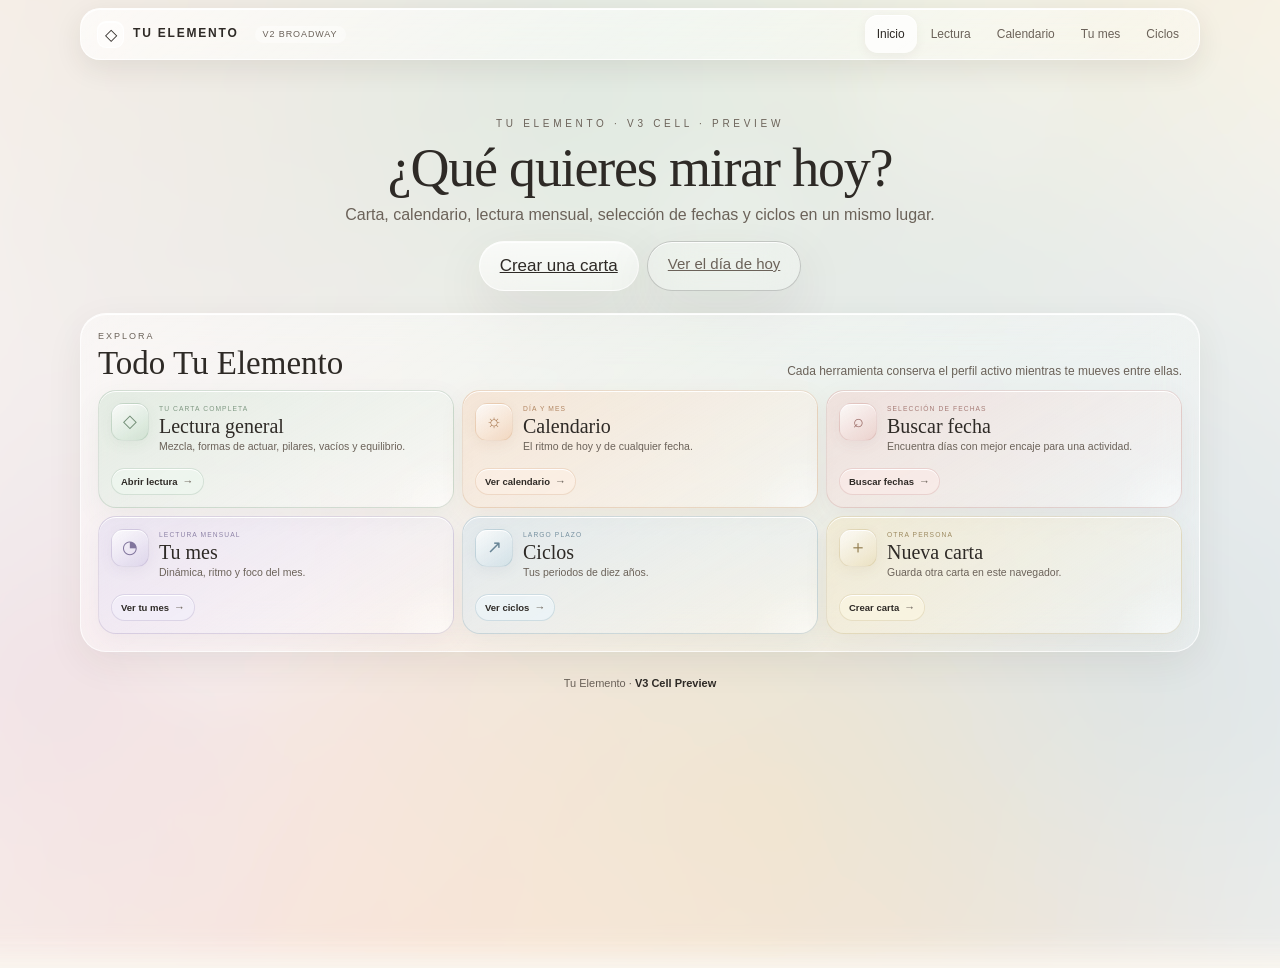
<file: index.html>
<!doctype html>
<html lang="es">
<head>
<meta charset="utf-8">
<meta name="viewport" content="width=device-width,initial-scale=1">
<meta http-equiv="Cache-Control" content="no-store, no-cache, must-revalidate, max-age=0">
<meta name="theme-color" content="#FBF7F0">
<meta name="tu-elemento-release" content="V3 Cell Preview">
<title>Tu Elemento — V3 Preview</title>
<meta name="description" content="Entorno de pruebas de Tu Elemento V3 Cell.">
<link rel="stylesheet" href="v11/app.css?b=2.1.1-broadway">
<link rel="stylesheet" href="v11/ecosistema.css?b=2.1.1-broadway">
<link rel="stylesheet" href="v11/broadway-home.css?b=2.1.1-broadway">
<link rel="stylesheet" href="v11/broadway-dashboard.css?b=2.1.1-broadway">
<link rel="stylesheet" href="v11/broadway-colors.css?b=2.1.1-broadway">
</head>
<body class="broadwayHome">
<div id="fondo" aria-hidden="true"></div>
<main>
  <header class="bwHero">
    <p class="bwKicker">Tu Elemento · V3 Cell · PREVIEW</p>
    <h1 id="bwTitulo">¿Qué quieres mirar hoy?</h1>
    <p class="bwIntro" id="bwIntro">Entorno de pruebas de la reconstrucción limpia de V3. Los cambios de esta rama aparecerán aquí conforme avancemos.</p>
    <div class="bwHeroAcciones"><a class="btn" href="nueva.html">Crear una carta</a><a class="btn fantasma" data-tool="calendario" href="calendario.html">Ver el día de hoy</a></div>
  </header>

  <a class="bwPerfilActivo" id="bwPerfilActivo" href="carta.html" hidden>
    <span class="bwPerfilPunto" aria-hidden="true"></span>
    <span><small>Perfil activo</small><strong id="bwPerfilTexto">Tu carta</strong></span>
    <b aria-hidden="true">›</b>
  </a>

  <section class="bwSeccion bwSeccionCartas" id="bwSeccionCartas" hidden>
    <div class="bwSeccionCab"><div><p class="mini">Tus cartas</p><h2>Aquí están tus cartas</h2></div><p>Elige una para abrir su lectura o entra directamente a otra herramienta.</p></div>
    <div class="bwCartas" id="bwCartas"></div>
  </section>

  <section class="bwSeccion bwSeccionHerramientas">
    <div class="bwSeccionCab"><div><p class="mini">Explora</p><h2>Todo Tu Elemento</h2></div><p>Cada herramienta conserva el perfil activo mientras te mueves entre ellas.</p></div>
    <div class="bwHerramientas">
      <a class="bwTool" data-tool="carta" href="carta.html"><span class="bwToolIcon">◇</span><span class="bwToolTexto"><span class="tag">Tu carta completa</span><h3>Lectura general</h3><p>Mezcla, formas de actuar, pilares, vacíos y equilibrio.</p></span><span class="abrir">Abrir lectura</span></a>
      <a class="bwTool" data-tool="calendario" href="calendario.html"><span class="bwToolIcon">☼</span><span class="bwToolTexto"><span class="tag">Día y mes</span><h3>Calendario</h3><p>El ritmo de hoy y de cualquier fecha.</p></span><span class="abrir">Ver calendario</span></a>
      <a class="bwTool bwToolDestacado" data-tool="buscar" href="calendario.html?vista=buscar"><span class="bwToolIcon">⌕</span><span class="bwToolTexto"><span class="tag">Selección de fechas</span><h3>Buscar fecha</h3><p>Encuentra días con mejor encaje para una actividad.</p></span><span class="abrir">Buscar fechas</span></a>
      <a class="bwTool" data-tool="mes" href="mes.html"><span class="bwToolIcon">◔</span><span class="bwToolTexto"><span class="tag">Lectura mensual</span><h3>Tu mes</h3><p>Dinámica, ritmo y foco del mes.</p></span><span class="abrir">Ver tu mes</span></a>
      <a class="bwTool" data-tool="ciclos" href="ciclos.html"><span class="bwToolIcon">↗</span><span class="bwToolTexto"><span class="tag">Largo plazo</span><h3>Ciclos</h3><p>Tus periodos de diez años.</p></span><span class="abrir">Ver ciclos</span></a>
      <a class="bwTool" data-tool="nueva" href="nueva.html"><span class="bwToolIcon">＋</span><span class="bwToolTexto"><span class="tag">Otra persona</span><h3>Nueva carta</h3><p>Guarda otra carta en este navegador.</p></span><span class="abrir">Crear carta</span></a>
    </div>
  </section>
  <p class="bwPie">Tu Elemento · <b>V3 Cell Preview</b></p>
</main>
<script src="v11/release.js?b=2.1.1-broadway"></script>
<script src="v11/acuarela.js?b=2.1.1-broadway"></script>
<script src="v11/zonas.js?b=2.1.1-broadway"></script>
<script src="v11/motor.js?b=2.1.1-broadway"></script>
<script src="v11/traduccion.js?b=2.1.1-broadway"></script>
<script src="v11/base.js?b=2.1.1-broadway"></script>
<script src="v11/ecosistema.js?b=2.1.1-broadway"></script>
<script src="v11/broadway-home.js?b=2.1.1-broadway"></script>
</body>
</html>
</file>
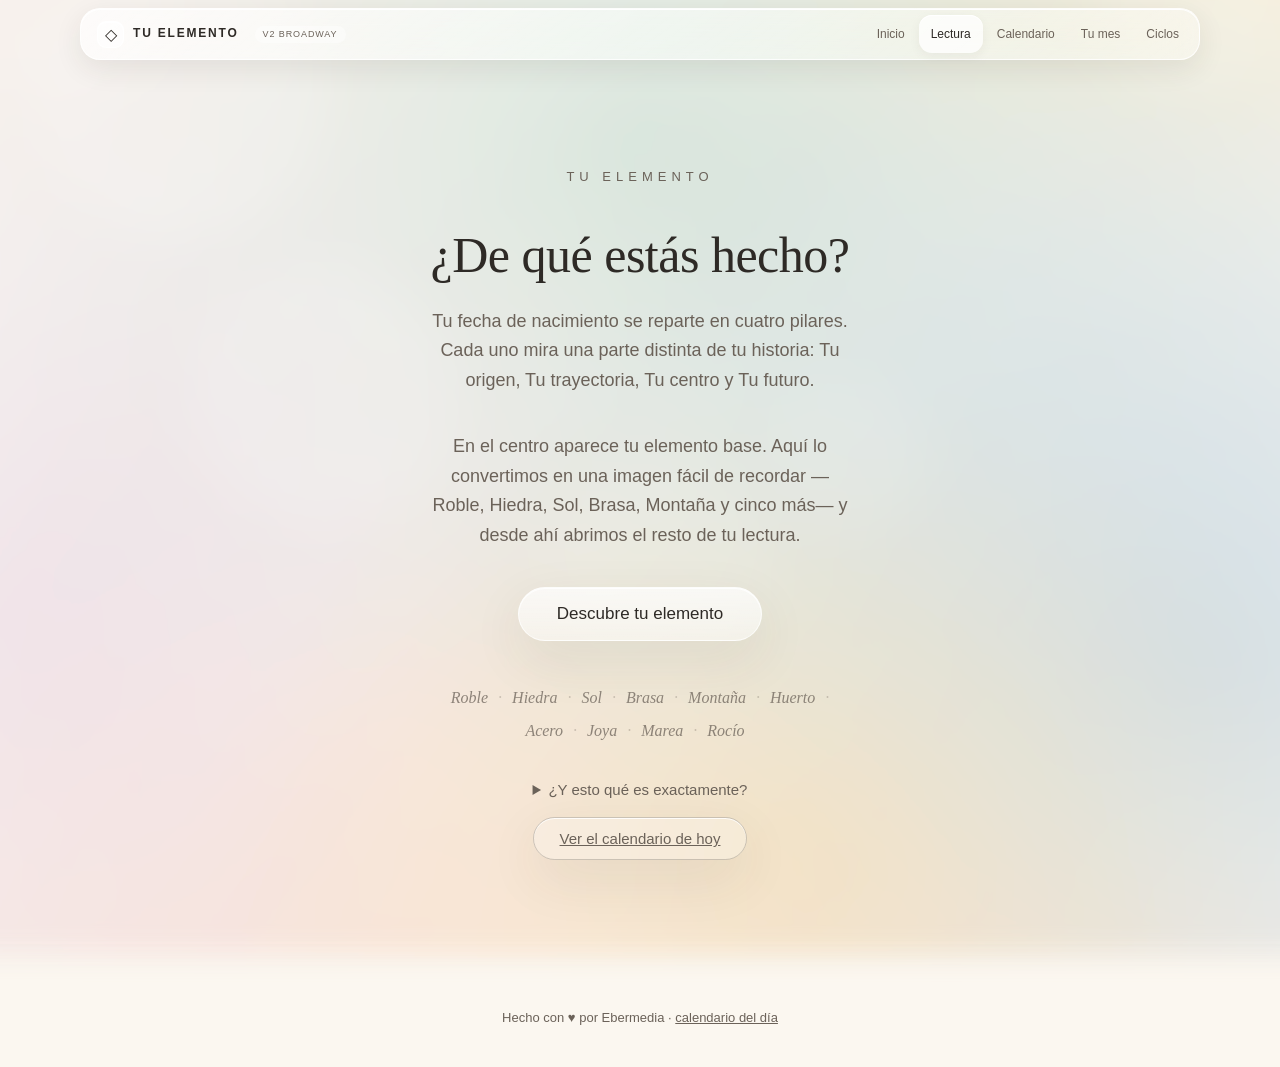
<file: v11/index.html>
<!DOCTYPE html>
<html lang="es">
<head>
<meta charset="utf-8">
<meta name="viewport" content="width=device-width,initial-scale=1">
<meta http-equiv="Cache-Control" content="no-store, no-cache, must-revalidate, max-age=0">
<meta name="theme-color" content="#FBF7F0">
<meta name="tu-elemento-release" content="V2 Broadway · Copy V3 Preview">
<title>Tu Elemento</title>
<meta name="description" content="Descubre tu elemento base, guarda tus cartas y consulta su calendario.">
<link rel="stylesheet" href="app.css?b=1.0.0-artx">
<link rel="stylesheet" href="solar.css?b=solar-0.1">
<link rel="stylesheet" href="carta-profunda.css?b=2.1.1-broadway">
<link rel="stylesheet" href="carta-general-v2.css?b=2.2.0-copy-v3-preview">
<style>
.perfilIcono .iconito{width:42px!important;height:42px!important;min-width:42px!important;margin:0!important;background:transparent!important;box-shadow:none!important}.perfilIcono .iconito svg{width:27px!important;height:27px!important;max-width:27px!important;max-height:27px!important;stroke-width:2.15!important;opacity:.88}
#p-resultado{position:relative}
.cartaVolver{position:absolute;top:-10px;left:0;z-index:5;width:44px;height:44px;padding:0;display:grid;place-items:center;appearance:none;-webkit-appearance:none;border-radius:50%;border:1px solid rgba(255,255,255,.82);background:linear-gradient(150deg,rgba(255,255,255,.76),rgba(255,255,255,.38));-webkit-backdrop-filter:blur(16px) saturate(155%);backdrop-filter:blur(16px) saturate(155%);box-shadow:0 8px 24px rgba(58,43,34,.09),inset 0 1px 0 rgba(255,255,255,.95);color:var(--tinta);font-family:var(--serif);font-size:28px;line-height:1;cursor:pointer;transition:transform .16s ease,box-shadow .16s ease,background .16s ease}
.cartaVolver:hover{transform:translateY(-1px);box-shadow:0 10px 26px rgba(58,43,34,.12),inset 0 1px 0 rgba(255,255,255,1)}.cartaVolver:active{transform:scale(.96)}.cartaVolver:focus-visible{outline:2px solid var(--acento,var(--tinta));outline-offset:3px}
#compartirMarco #tarjetaCaja{width:min(100%,390px);margin:22px auto 18px;padding:14px;display:grid;place-items:center;border-radius:24px;border:1px solid rgba(255,255,255,.86);background:linear-gradient(155deg,rgba(255,255,255,.56),rgba(255,250,244,.34));box-shadow:0 12px 34px rgba(58,43,34,.07),inset 0 1px 0 rgba(255,255,255,.95)}
#compartirMarco #tarjetaCaja svg{display:block!important;width:100%!important;max-width:352px!important;height:auto!important;margin:0 auto!important}#compartirMarco .compartirAcciones{justify-content:center}
@media(max-width:620px){.cartaVolver{top:-4px;left:2px;width:42px;height:42px;font-size:27px}#compartirMarco #tarjetaCaja{padding:11px;border-radius:21px}}
</style>
</head>
<body>
<div id="fondo" aria-hidden="true"></div>
<main>
<section class="pantalla viva" id="p-portada">
<p class="marca">Tu Elemento</p>
<h1 id="portadaTitulo">¿De qué estás hecho?</h1>
<div id="introPrimera">
<p class="bajada">Tu fecha de nacimiento se reparte en cuatro pilares. Cada uno mira una parte distinta de tu historia: Tu origen, Tu trayectoria, Tu centro y Tu futuro.</p>
<p class="bajada">En el centro aparece tu elemento base. Aquí lo convertimos en una imagen fácil de recordar —Roble, Hiedra, Sol, Brasa, Montaña y cinco más— y desde ahí abrimos el resto de tu lectura.</p>
<button class="btn" type="button" id="irForm">Descubre tu elemento</button>
<div class="diez" aria-label="Los diez elementos"><span>Roble</span><span>Hiedra</span><span>Sol</span><span>Brasa</span><span>Montaña</span><span>Huerto</span><span>Acero</span><span>Joya</span><span>Marea</span><span>Rocío</span></div>
<details><summary>¿Y esto qué es exactamente?</summary><p>BaZi organiza año, mes, día y hora con el calendario solar chino. De ahí salen los pilares que usamos para construir esta lectura.</p><p>El cálculo conserva la estructura tradicional por dentro. Lo que lees en pantalla usa nombres y explicaciones propias de Tu Elemento para que sea fácil de consultar.</p></details>
</div>
<section class="bibliotecaCartas" id="bibliotecaCartas" hidden><div class="bibliotecaCab"><div><p class="miniKicker">Tus cartas</p><h2>Aquí están tus cartas</h2><p class="sub">Elige una para abrir su lectura o entra a su calendario.</p></div><button class="btn fantasma miniBtn" type="button" data-nueva-carta>+ Nueva carta</button></div><div class="listaPerfiles" id="listaPerfiles"></div></section>
<p id="portadaCalendario" style="margin-top:22px"><a class="btn fantasma" href="calendario.html">Ver el calendario de hoy</a></p>
</section>
<section class="pantalla" id="p-form">
<p class="marca">Tu Elemento</p>
<h1 id="tituloForm" style="font-size:clamp(27px,5.5vw,36px)">¿Cuándo naciste?</h1>
<p class="bajada">Tus cartas quedan guardadas en este navegador para que puedas volver a ellas y usarlas en el calendario.</p>
<form id="forma" novalidate>
<div class="campo"><label>¿Para quién es esta carta?</label><div class="paraQuien" role="group" aria-label="Persona de esta carta"><button type="button" class="paraQuienBtn activo" id="paraMi" aria-pressed="true">Para mí</button><button type="button" class="paraQuienBtn" id="paraOtra" aria-pressed="false">Para alguien más</button></div><div class="nombrePersona" id="nombrePersona" hidden><label for="nombreCarta">¿Cómo le llamamos?</label><input type="text" id="nombreCarta" placeholder="Nombre o apodo" maxlength="40" autocomplete="off"><p class="pista" style="margin:7px 0 0">Este nombre sirve para distinguir sus cartas dentro de este navegador.</p></div></div>
<div class="campo"><label for="dia">Fecha de nacimiento</label><div class="trio"><input type="number" id="dia" placeholder="Día" min="1" max="31" inputmode="numeric"><select id="mes"><option value="">Mes</option></select><input type="number" id="anio" placeholder="Año" min="1900" max="2030" inputmode="numeric"></div></div>
<div class="campo"><label for="hora">Hora <span class="pista">— opcional, afina el resultado</span></label><div class="duo"><input type="number" id="hora" placeholder="Hora (0-23)" min="0" max="23" inputmode="numeric"><input type="number" id="minuto" placeholder="Minutos" min="0" max="59" inputmode="numeric"></div><p class="pista" style="margin:7px 0 0">La hora completa Tu futuro y permite calcular Tu brújula.</p></div>
<div class="campo"><label for="sexo">Sexo registrado al nacer <span class="pista">— opcional</span></label><select id="sexo"><option value="">Prefiero omitirlo</option><option value="m">Mujer</option><option value="h">Hombre</option></select><p class="pista" style="margin:7px 0 0">Este dato entra en tus ciclos de diez años y puede ajustar Tu brújula cuando el nacimiento coincide con un punto medio solar del mes.</p></div>
<div class="campo"><label for="buscaLugar">Lugar de nacimiento</label><div style="position:relative"><input type="text" id="buscaLugar" placeholder="Escribe tu ciudad" autocomplete="off" role="combobox" aria-autocomplete="list" aria-expanded="false" aria-controls="sugerencias"><ul id="sugerencias" role="listbox"></ul></div><p class="pista" id="pistaLugar" style="margin:7px 0 0"></p><p class="pista" style="margin:6px 0 0">Elige tu ciudad o una cercana. La app toma el horario histórico y hace una pequeña corrección por la posición del Sol.</p></div>
<p class="error" id="err" role="alert"></p>
<div class="acciones"><button type="submit" class="btn" id="calcular">Ver mi elemento</button><button type="button" class="btn fantasma" id="volverPortada">Atrás</button></div>
</form>
</section>
<section class="pantalla" id="p-resultado">
<button class="cartaVolver" id="volverCartas" type="button" aria-label="Volver a tus cartas">‹</button><p class="marca">Tu Elemento</p><p class="resultadoContexto" id="resultadoContexto" hidden></p><div id="resultadoHero" class="resultadoHero"></div><div class="acciones resultadoAcciones"><button class="btn" type="button" id="bajarTop">Descargar tarjeta</button></div><button class="seguirCarta" id="seguirCarta" type="button" aria-label="Seguir leyendo"><span class="seguirTexto">Tu lectura sigue</span><small>mezcla · formas de actuar · pilares · vacíos · equilibrio</small><span class="seguirFlecha" aria-hidden="true">↓</span></button><div class="lectura" id="lectura"></div>
<section class="compartirMarco" id="compartirMarco"><h2 class="titIcon cent" id="compartirTitulo">Tu tarjeta para compartir</h2><p class="sub compartirIntro">Esta es la versión breve de tu carta, pensada para guardar o compartir. La lectura completa queda aquí.</p><div id="tarjetaCaja"></div><div class="acciones compartirAcciones"><button class="btn" type="button" id="bajarFinal">Descargar tarjeta</button><button class="btn fantasma" type="button" data-nueva-carta>Calcular otra carta</button></div></section>
</section>
<section class="pantalla" id="p-carta"><p class="marca">Tu Elemento</p><div id="cartaCaja"></div><div class="acciones" style="justify-content:center;margin-top:24px;flex-wrap:wrap"><button class="btn fantasma" type="button" id="volverResultado">Volver a mi lectura</button></div></section>
</main>
<p class="pie">Hecho con ♥ por Ebermedia · <a href="calendario.html">calendario del día</a></p>
<script src="release.js?b=2.2.0-copy-v3-preview"></script>
<script src="acuarela.js?b=1.0.0-artx"></script>
<script src="lugares.js?b=1.0.0-artx"></script>
<script src="zonas.js?b=1.0.0-artx"></script>
<script src="motor.js?b=1.0.0-artx"></script>
<script src="calendario-solar.js?b=solar-0.1"></script>
<script src="traduccion.js?b=1.0.0-artx"></script>
<script src="tarjeta.js?b=1.0.0-artx"></script>
<script src="lectura.js?b=1.0.0-artx"></script>
<script src="lectura-personalizada.js?b=1.0.0-artx"></script>
<script src="lectura-mensual.js?b=2.1.1-broadway"></script>
<script src="carta-profunda.js?b=2.1.1-broadway"></script>
<script src="carta-profunda-contexto.js?b=2.1.1-broadway"></script>
<script src="copy-v3-base.js?b=2.2.0-copy-v3-preview"></script>
<script src="copy-v3-pilares-a.js?b=2.2.0-copy-v3-preview"></script>
<script src="copy-v3-pilares-b.js?b=2.2.0-copy-v3-preview"></script>
<script src="carta-ui-v3-base.js?b=2.2.0-copy-v3-preview"></script>
<script src="carta-ui-v3-pilares.js?b=2.2.0-copy-v3-preview"></script>
<script src="decadas.js?b=1.0.0-artx"></script>
<script src="base.js?b=1.0.0-artx"></script>
<script src="pilares.js?b=1.0.1-artx"></script>
<script src="app.js?b=1.0.0-artx"></script>
<script src="hero-copy.js?b=2.2.0-copy-v3-preview"></script>
<script src="carta-profunda-ui.js?b=2.2.0-copy-v3-preview"></script>
<script src="carta-general-v2.js?b=2.2.0-copy-v3-preview"></script>
<script src="solar-presentacion.js?b=solar-0.1"></script>
<script src="pulido-ui.js?b=1.0.4-artx"></script>
</body>
</html>
</file>
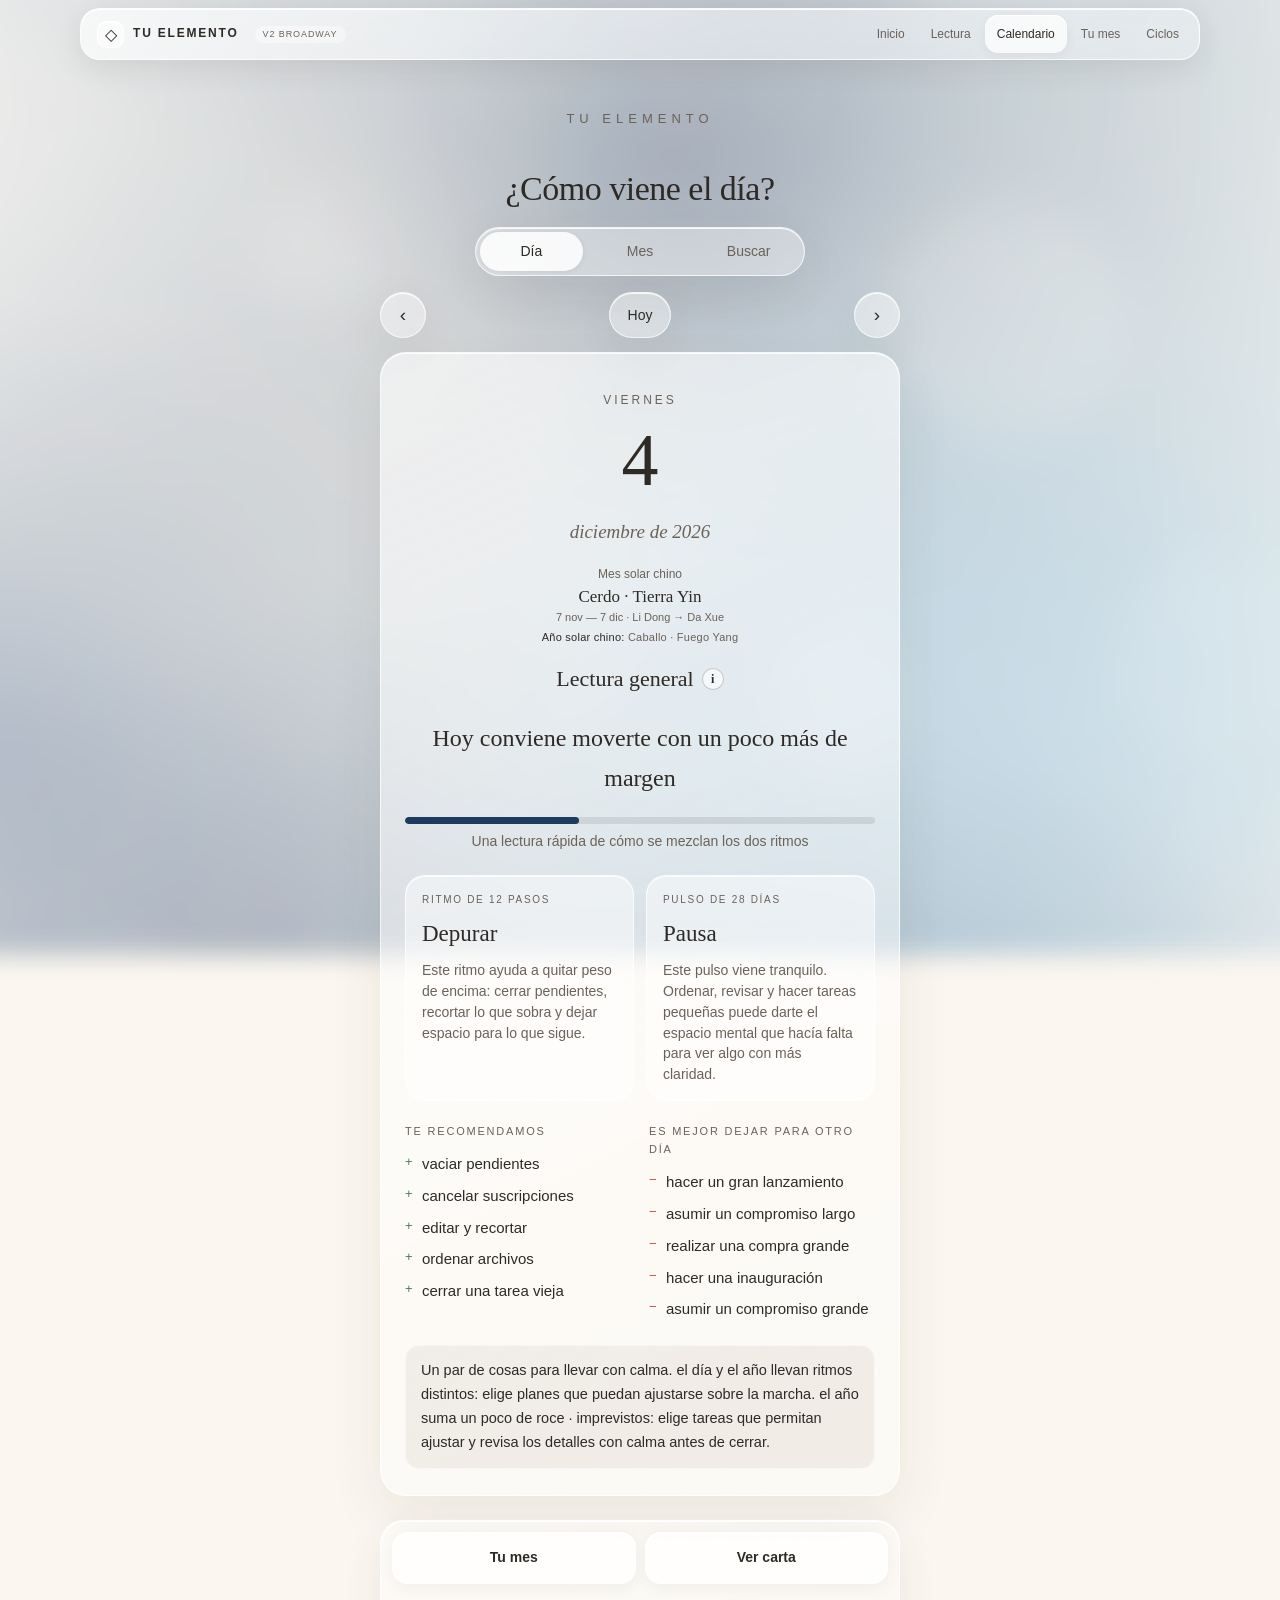
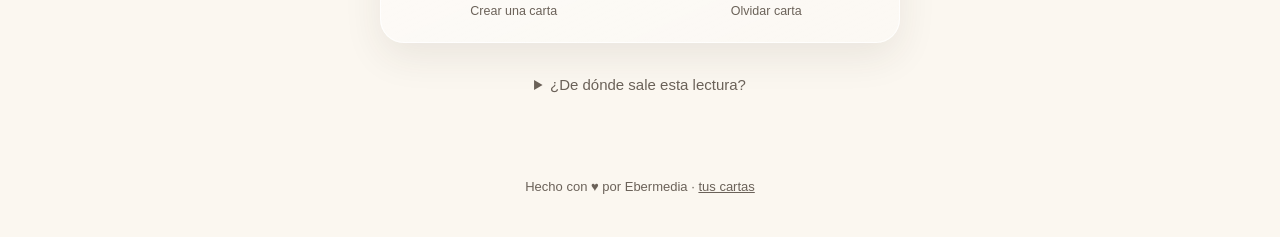
<file: calendario.html>
<!doctype html>
<html lang="es">
<head>
<meta charset="utf-8">
<meta name="viewport" content="width=device-width,initial-scale=1">
<meta http-equiv="Cache-Control" content="no-store, no-cache, must-revalidate, max-age=0">
<meta http-equiv="Pragma" content="no-cache">
<meta http-equiv="Expires" content="0">
<meta name="theme-color" content="#FBF7F0">
<title>Calendario — Tu Elemento</title>
<style>html,body{margin:0;min-height:100%;background:#FBF7F0;color:#2E2A26;font-family:-apple-system,BlinkMacSystemFont,"Segoe UI",sans-serif}body{display:grid;place-items:center}span{font-family:Georgia,serif;font-style:italic;font-size:18px;opacity:.58}</style>
</head>
<body><span>Abriendo tu calendario…</span><script>location.replace('v11/calendario.html'+(location.search||''));</script></body>
</html>
</file>
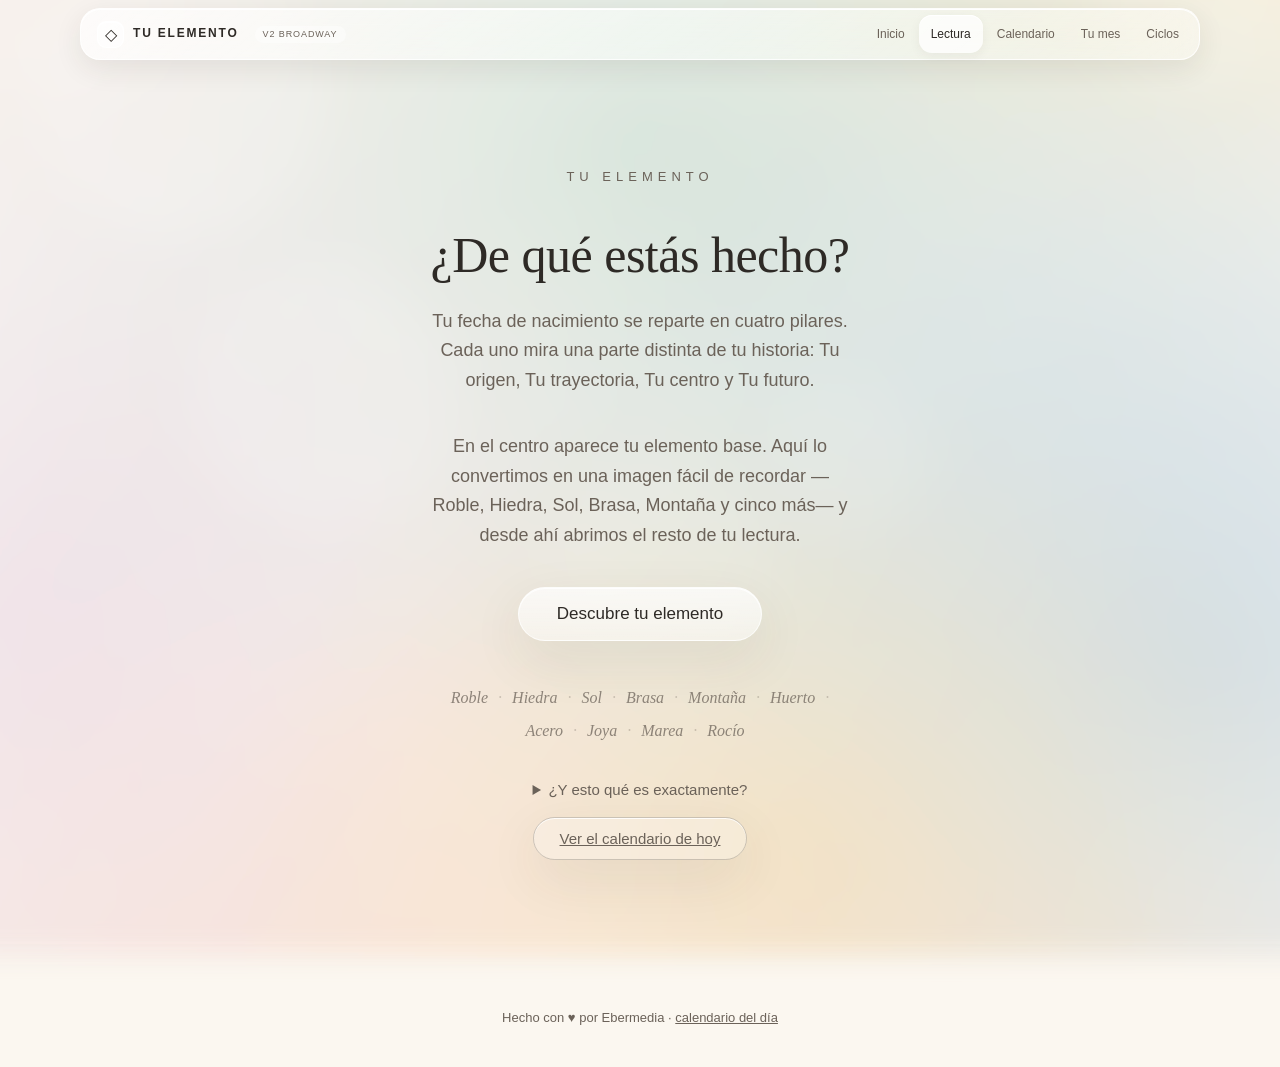
<file: carta.html>
<!doctype html><html lang="es"><head><meta charset="utf-8"><meta name="viewport" content="width=device-width,initial-scale=1"><meta http-equiv="Cache-Control" content="no-store, no-cache, must-revalidate, max-age=0"><meta name="theme-color" content="#FBF7F0"><title>Carta — Tu Elemento</title><style>html,body{margin:0;min-height:100%;background:#FBF7F0;color:#2E2A26;font-family:-apple-system,BlinkMacSystemFont,"Segoe UI",sans-serif}body{display:grid;place-items:center}span{font-family:Georgia,serif;font-style:italic;font-size:18px;opacity:.58}</style></head><body><span>Abriendo tu carta…</span><script>location.replace('v11/index.html'+(location.search||''));</script></body></html>
</file>
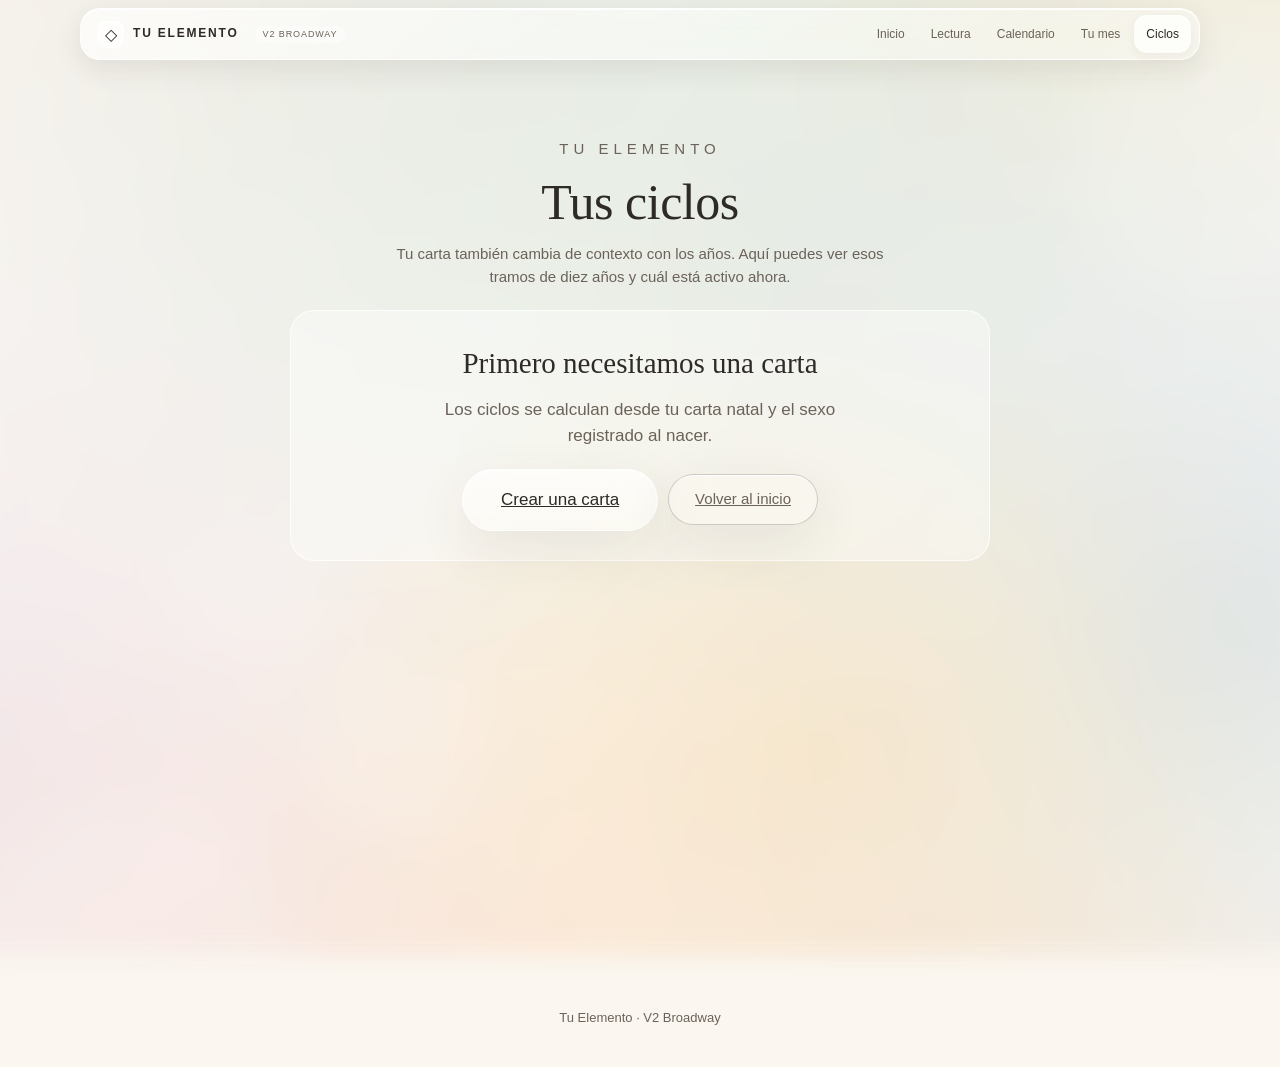
<file: ciclos.html>
<!doctype html><html lang="es"><head><meta charset="utf-8"><meta name="viewport" content="width=device-width,initial-scale=1"><meta http-equiv="Cache-Control" content="no-store, no-cache, must-revalidate, max-age=0"><meta name="theme-color" content="#FBF7F0"><title>Ciclos — Tu Elemento</title><style>html,body{margin:0;min-height:100%;background:#FBF7F0;color:#2E2A26;font-family:-apple-system,BlinkMacSystemFont,"Segoe UI",sans-serif}body{display:grid;place-items:center}span{font-family:Georgia,serif;font-style:italic;font-size:18px;opacity:.58}</style></head><body><span>Abriendo tus ciclos…</span><script>location.replace('v11/ciclos.html'+(location.search||''));</script></body></html>
</file>
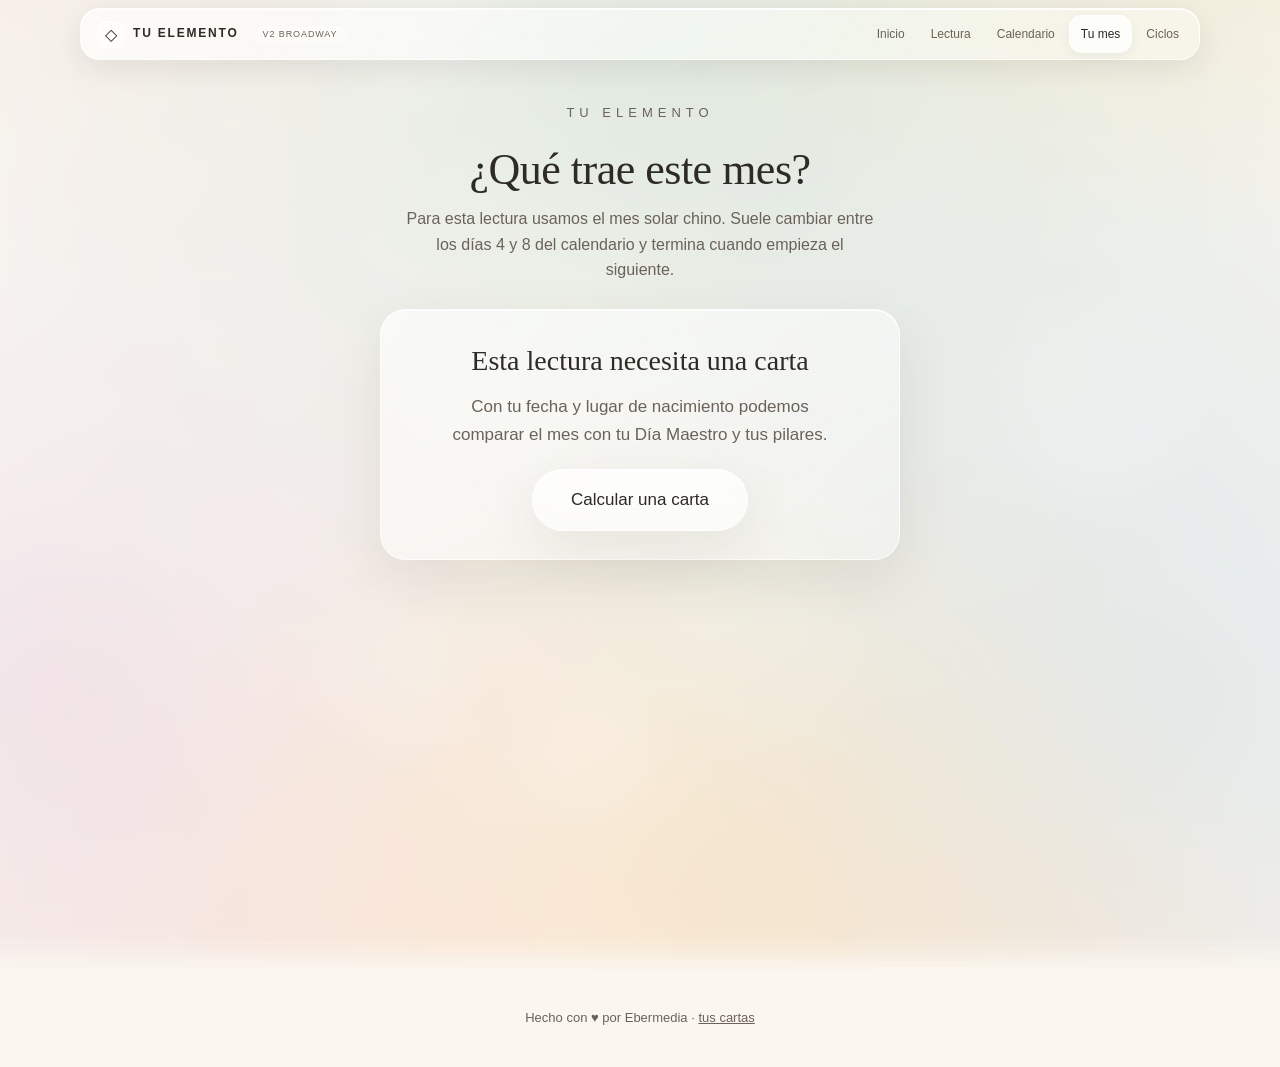
<file: mes.html>
<!doctype html>
<html lang="es">
<head>
<meta charset="utf-8">
<meta name="viewport" content="width=device-width,initial-scale=1">
<meta http-equiv="Cache-Control" content="no-store, no-cache, must-revalidate, max-age=0">
<meta http-equiv="Pragma" content="no-cache">
<meta http-equiv="Expires" content="0">
<meta name="theme-color" content="#FBF7F0">
<title>Tu mes — Tu Elemento</title>
<style>html,body{margin:0;min-height:100%;background:#FBF7F0;color:#2E2A26;font-family:-apple-system,BlinkMacSystemFont,"Segoe UI",sans-serif}body{display:grid;place-items:center}span{font-family:Georgia,serif;font-style:italic;font-size:18px;opacity:.58}</style>
</head>
<body><span>Abriendo Tu mes…</span><script>location.replace('v11/mes.html'+(location.search||''));</script></body>
</html>
</file>
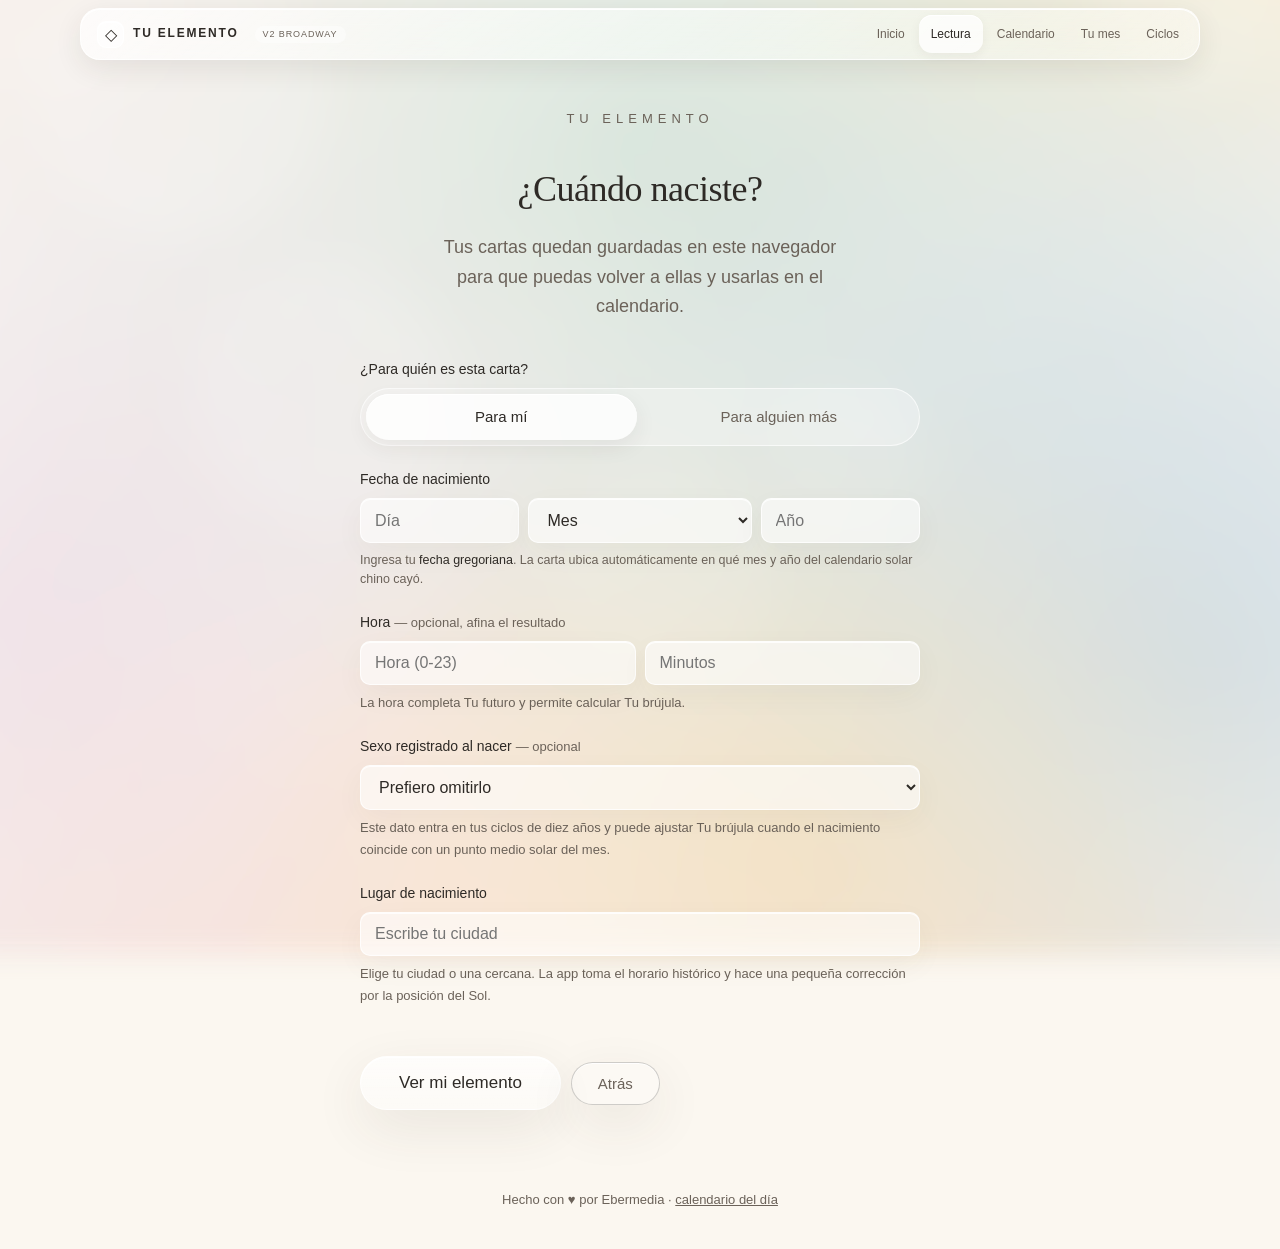
<file: nueva.html>
<!doctype html><html lang="es"><head><meta charset="utf-8"><meta name="viewport" content="width=device-width,initial-scale=1"><meta http-equiv="Cache-Control" content="no-store, no-cache, must-revalidate, max-age=0"><meta name="theme-color" content="#FBF7F0"><title>Crear carta — Tu Elemento</title><style>html,body{margin:0;min-height:100%;background:#FBF7F0;color:#2E2A26;font-family:-apple-system,BlinkMacSystemFont,"Segoe UI",sans-serif}body{display:grid;place-items:center}span{font-family:Georgia,serif;font-style:italic;font-size:18px;opacity:.58}</style></head><body><span>Preparando una carta…</span><script>(function(){var q=new URLSearchParams(location.search);q.set('nueva','1');location.replace('v11/index.html?'+q.toString());})();</script></body></html>
</file>
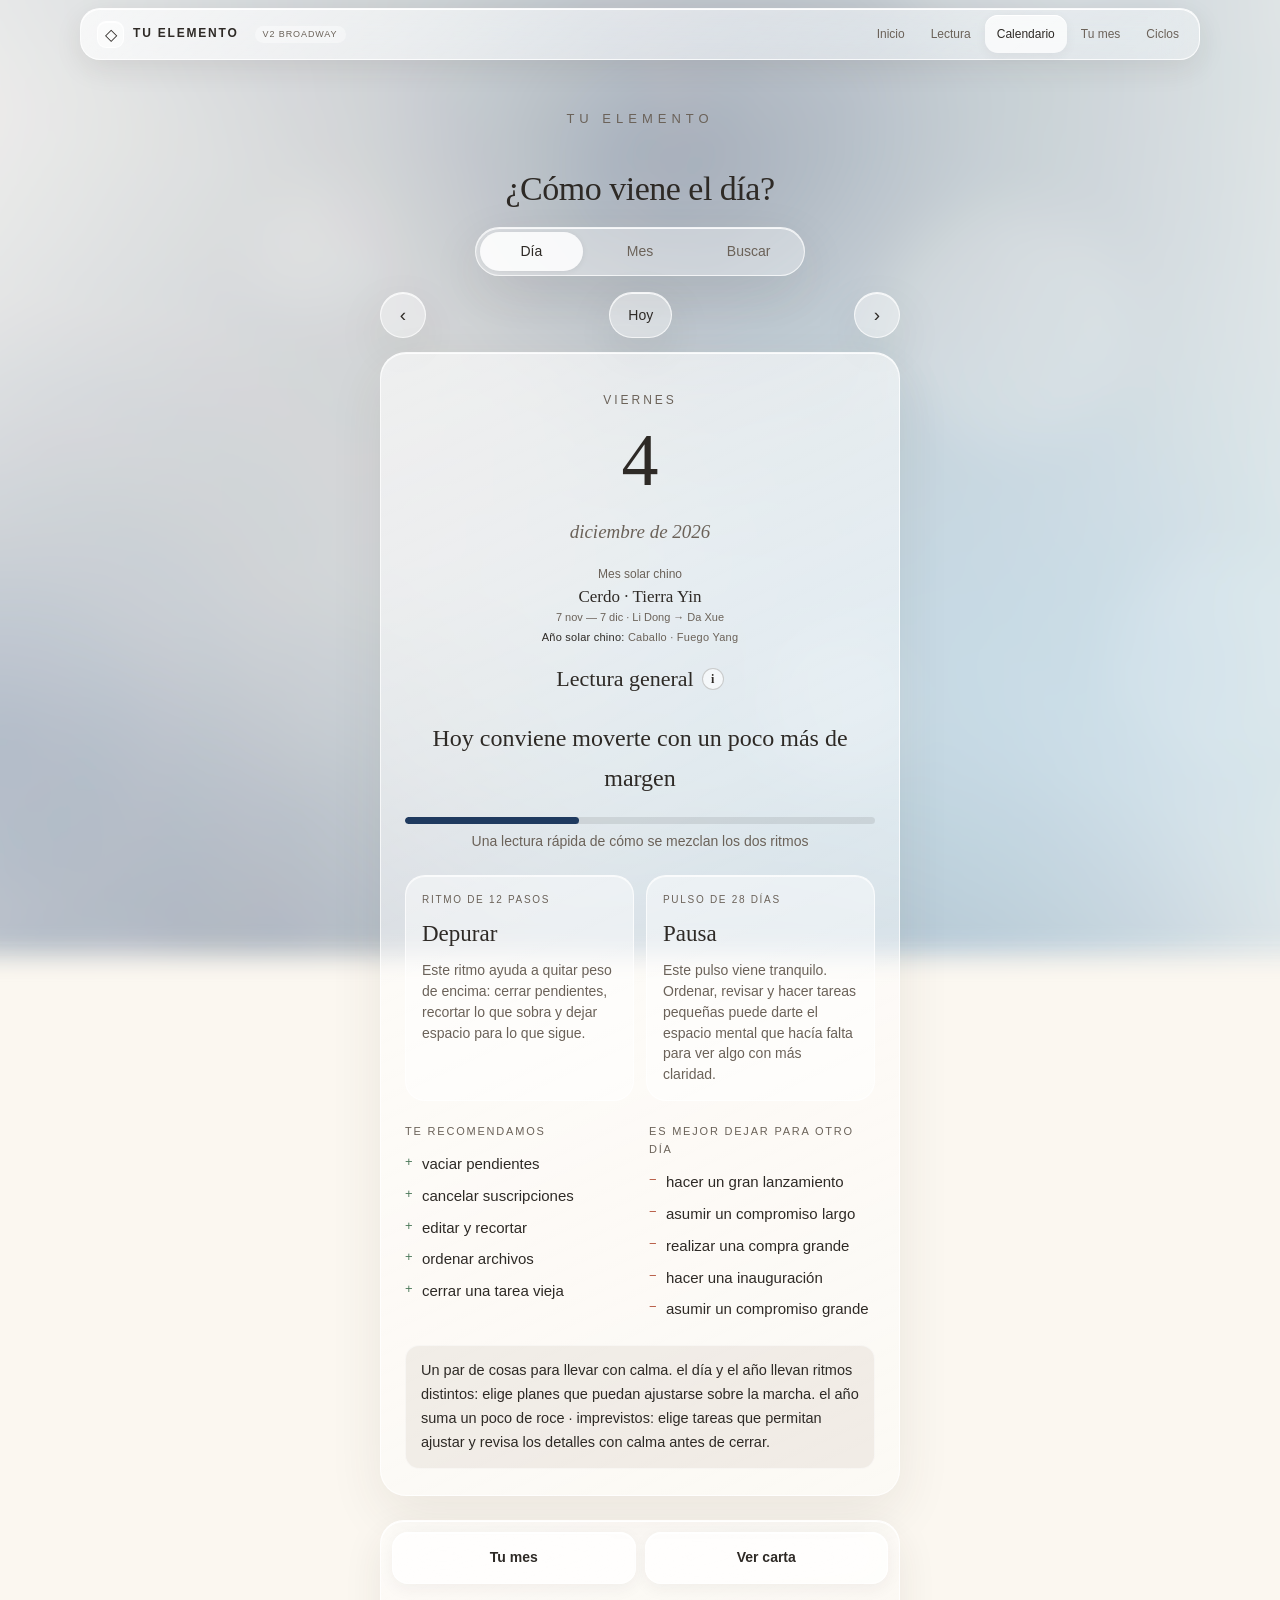
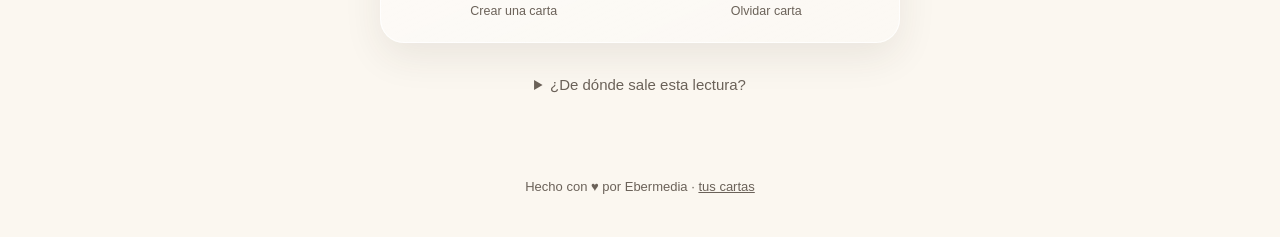
<file: v11/calendario.html>
<!DOCTYPE html>
<html lang="es">
<head>
<meta charset="utf-8">
<meta name="viewport" content="width=device-width,initial-scale=1">
<meta http-equiv="Cache-Control" content="no-store, no-cache, must-revalidate, max-age=0">
<meta name="theme-color" content="#FBF7F0">
<meta name="tu-elemento-release" content="V2 Broadway">
<title>Calendario — Tu Elemento</title>
<meta name="description" content="Mira cómo viene cada día y consulta el calendario para cualquiera de tus cartas guardadas.">
<link rel="stylesheet" href="app.css?b=1.0.0-artx">
<link rel="stylesheet" href="solar.css?b=solar-0.1">
<link rel="stylesheet" href="buscar-fechas.css?b=1.1.1-artx">
</head>
<body>
<div id="fondo" aria-hidden="true"></div>
<main>
<section class="pantalla viva" id="p-dias">
<p class="marca">Tu Elemento</p>
<h1 style="font-size:clamp(25px,5vw,34px);margin-bottom:20px">¿Cómo viene el día?</h1>
<section class="calPerfilBox teCompacto" id="calPerfilBox" hidden><label for="perfilCal">Calendario para</label><div class="calPerfilSelect"><select id="perfilCal" aria-label="Carta usada por el calendario"></select></div><p class="pista" id="perfilCalMeta"></p></section>
<div class="calSinPerfil" id="calSinPerfil" hidden><p><strong>Lectura general.</strong> Guarda una carta para personalizar también el calendario.</p></div>
<div class="cambiaVista"><button type="button" id="vDia" aria-pressed="true">Día</button><button type="button" id="vMes" aria-pressed="false">Mes</button><button type="button" id="vBuscar" aria-pressed="false">Buscar</button></div>
<div class="nav" id="navDia"><button type="button" id="diaAnt" aria-label="Día anterior">‹</button><button type="button" class="hoy" id="diaHoy">Hoy</button><button type="button" id="diaSig" aria-label="Día siguiente">›</button></div>
<div class="mesNav" id="navMes" hidden><button type="button" id="mesAnt" aria-label="Mes anterior">‹</button><div class="mesTitulos"><span class="titulo" id="mesTitulo"></span><small class="mesSolarTitulo" id="mesSolarTitulo"></small></div><button type="button" id="mesSig" aria-label="Mes siguiente">›</button></div>
<div id="diaCaja"></div><div id="mesCaja" hidden></div><section id="buscarCaja" hidden aria-label="Búsqueda de fechas por actividad"></section>
<div class="acciones calAcciones" style="justify-content:center;margin-top:26px;flex-wrap:wrap"><a class="btn" id="verCartaPerfil" href="index.html" hidden>Ver esta lectura</a><a class="btn fantasma" href="index.html?nueva=1">Calcular otra carta</a><button type="button" class="btn fantasma olvidarCarta" id="olvidar" hidden>Olvidar esta carta</button></div>
<details style="margin-top:30px"><summary>¿De dónde sale esta lectura?</summary><p class="teIntroCalendario">Cada fecha combina dos ritmos del calendario solar chino. Los usamos para separar actividades que encajan mejor con ese día de las que conviene dejar para otro momento. Con una carta guardada, también se toma en cuenta su origen.</p><p>La fecha grande sigue el calendario gregoriano. Debajo aparece el mes solar chino activo en ese momento. Ese mes cambia en los cortes solares Jié, por eso el cambio puede caer en un día distinto cada año.</p><p>Un ciclo tiene 12 posiciones y depende del mes y del día. El otro recorre 28 posiciones de forma continua.</p><p>Después revisamos cómo se relaciona la fecha con el mes y el año. Cuando eliges una carta guardada, también entra Tu origen.</p><p>Buscar usa esas mismas señales para una actividad concreta. Puedes hacerlo con una carta guardada, con un signo del año o como lectura general.</p><p>La barra resume el resultado. Debajo puedes revisar qué señales lo empujaron hacia un lado u otro.</p></details>
</section>
</main>
<p class="pie">Hecho con ♥ por Ebermedia · <a href="index.html">tus cartas</a></p>
<script src="release.js?b=2.1.1-broadway"></script>
<script src="acuarela.js?b=1.0.0-artx"></script>
<script src="zonas.js?b=1.0.0-artx"></script>
<script src="motor.js?b=1.0.0-artx"></script>
<script src="calendario-solar.js?b=solar-0.1"></script>
<script src="traduccion.js?b=1.0.0-artx"></script>
<script src="reglas.js?b=1.0.0-artx"></script>
<script src="lectura.js?b=1.0.0-artx"></script>
<script src="lectura-personalizada.js?b=1.0.0-artx"></script>
<script src="base.js?b=1.0.0-artx"></script>
<script src="calendario.js?b=1.0.0-artx"></script>
<script src="buscar-fechas.js?b=1.1.1-artx"></script>
<script src="calendario-presentacion.js?b=2.1.1-broadway"></script>
<script src="solar-presentacion.js?b=solar-0.1"></script>
<script src="pulido-ui.js?b=1.0.2-artx"></script>
</body>
</html>
</file>
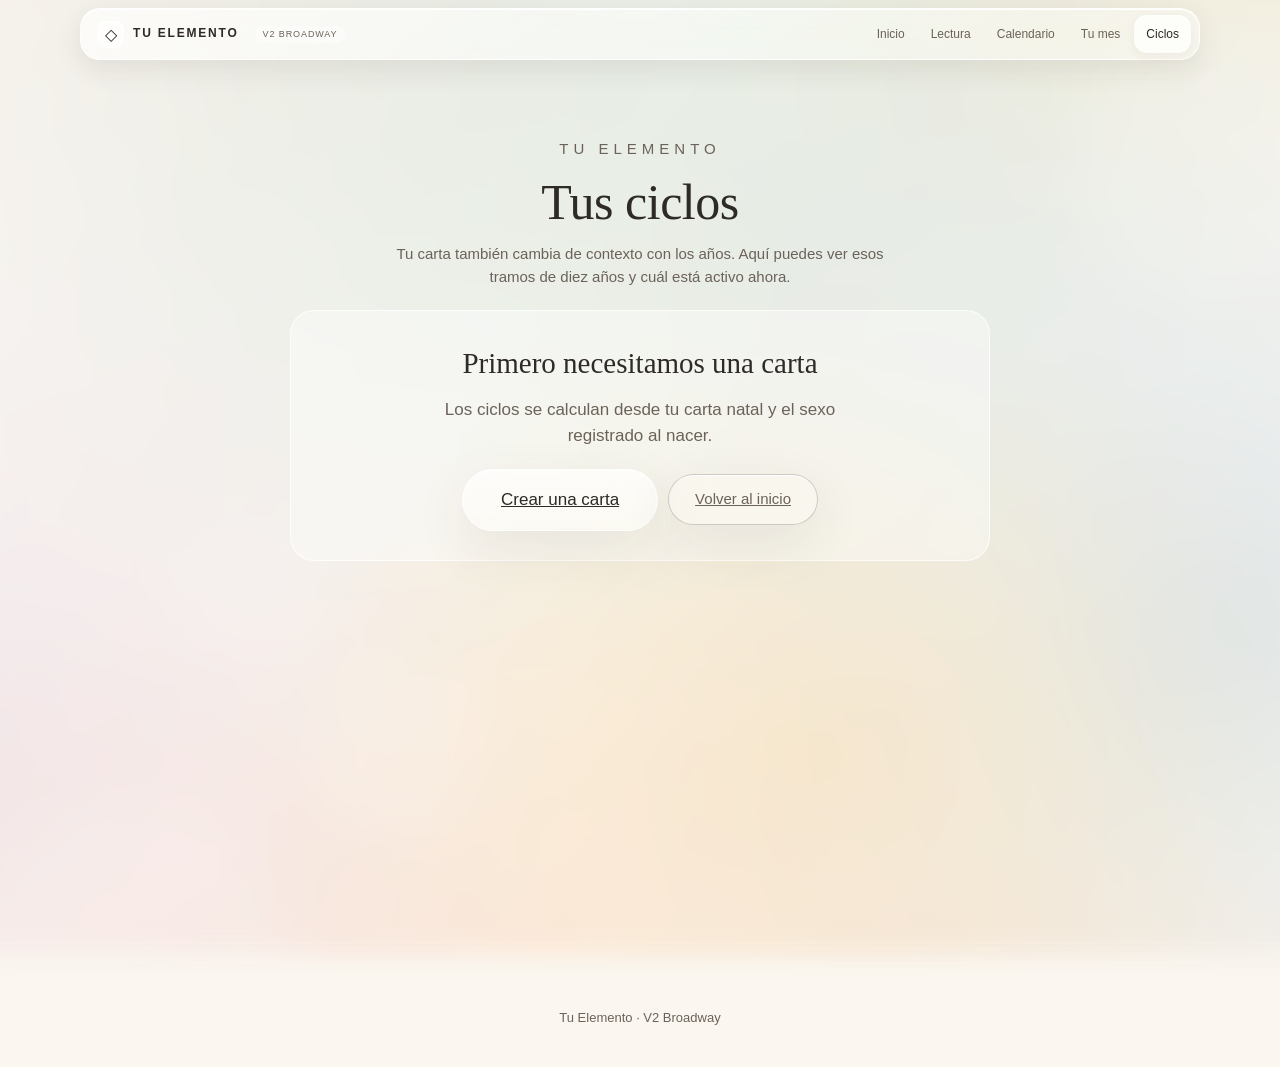
<file: v11/ciclos.html>
<!DOCTYPE html>
<html lang="es">
<head>
<meta charset="utf-8">
<meta name="viewport" content="width=device-width,initial-scale=1">
<meta http-equiv="Cache-Control" content="no-store, no-cache, must-revalidate, max-age=0">
<meta name="theme-color" content="#FBF7F0">
<meta name="tu-elemento-release" content="V2 Broadway">
<title>Ciclos — Tu Elemento</title>
<meta name="description" content="Consulta los ciclos de diez años de cualquiera de tus cartas guardadas.">
<link rel="stylesheet" href="app.css?b=2.1.4-broadway">
<link rel="stylesheet" href="ecosistema.css?b=2.1.4-broadway">
<link rel="stylesheet" href="ciclos.css?b=2.1.4-broadway">
</head>
<body class="ciclosApp">
<div id="fondo" aria-hidden="true"></div>
<main>
<header class="ciclosHead"><p class="marca">Tu Elemento</p><h1>Tus ciclos</h1><p>Tu carta también cambia de contexto con los años. Aquí puedes ver esos tramos de diez años y cuál está activo ahora.</p></header>
<section class="ciclosPerfil" id="ciclosPerfil"><label for="perfilCiclos">Ciclos para</label><select id="perfilCiclos" aria-label="Carta usada para los ciclos"></select></section>
<div id="ciclosContenido"></div>
</main>
<p class="pie">Tu Elemento · V2 Broadway</p>
<script src="release.js?b=2.1.4-broadway"></script>
<script src="acuarela.js?b=2.1.4-broadway"></script>
<script src="zonas.js?b=2.1.4-broadway"></script>
<script src="motor.js?b=2.1.4-broadway"></script>
<script src="traduccion.js?b=2.1.4-broadway"></script>
<script src="lectura.js?b=2.1.4-broadway"></script>
<script src="decadas.js?b=2.1.4-broadway"></script>
<script src="base.js?b=2.1.4-broadway"></script>
<script src="ecosistema.js?b=2.1.4-broadway"></script>
<script src="ciclos-page.js?b=2.1.4-broadway"></script>
</body>
</html>
</file>
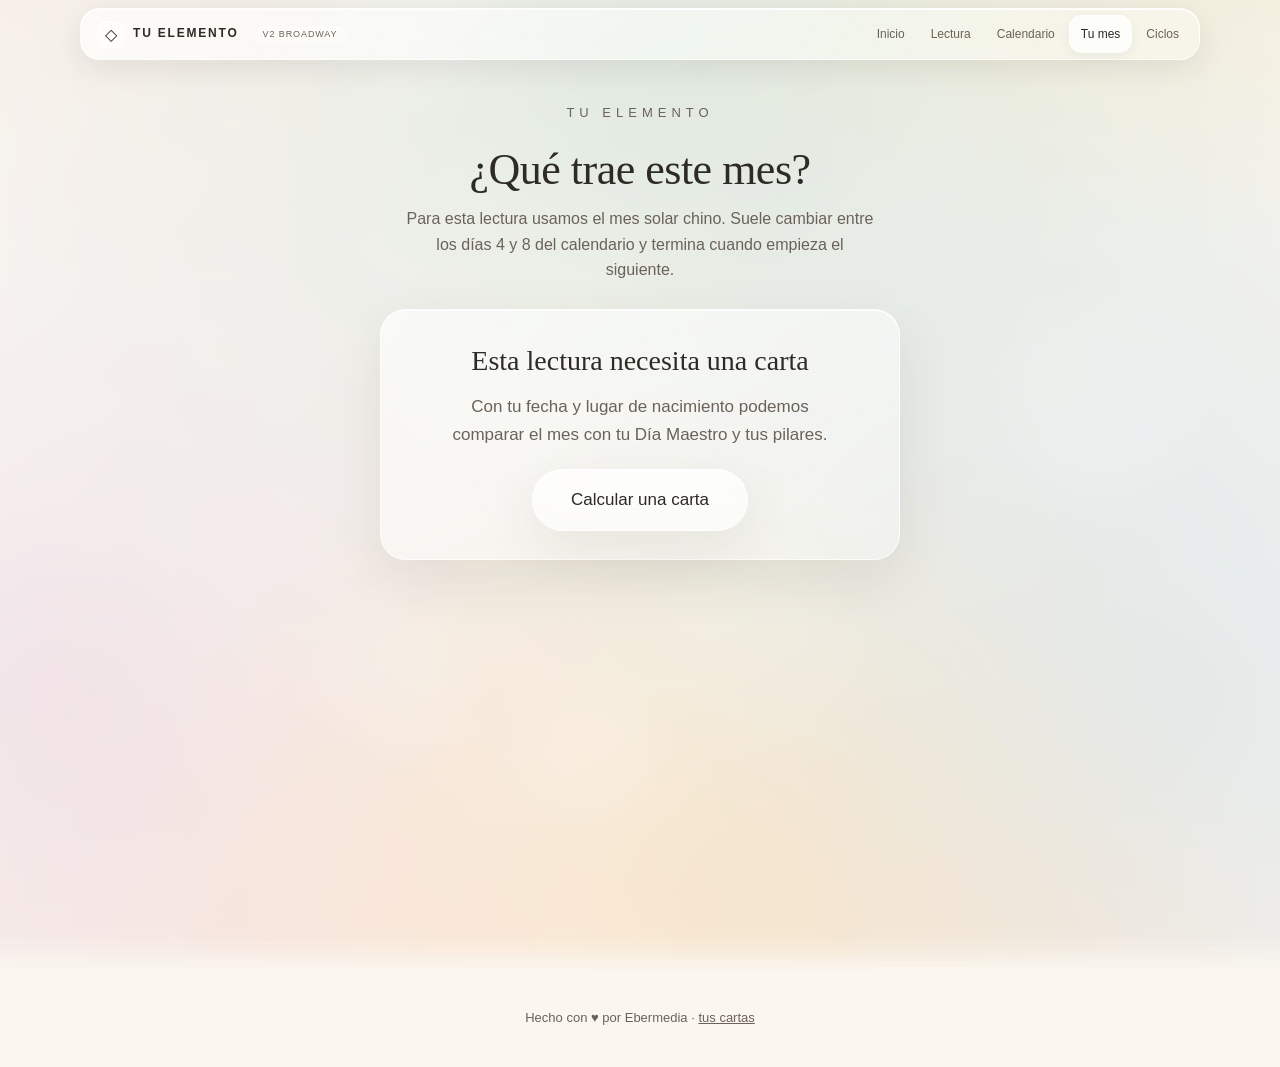
<file: v11/mes.html>
<!DOCTYPE html>
<html lang="es">
<head>
<meta charset="utf-8">
<meta name="viewport" content="width=device-width,initial-scale=1">
<meta http-equiv="Cache-Control" content="no-store, no-cache, must-revalidate, max-age=0">
<meta name="theme-color" content="#FBF7F0">
<meta name="tu-elemento-release" content="V2 Broadway">
<title>Tu mes — Tu Elemento</title>
<meta name="description" content="Lectura mensual personalizada desde tu carta: qué se mueve, dónde se siente y cómo aprovechar el mes.">
<link rel="stylesheet" href="app.css?b=1.0.0-artx">
<link rel="stylesheet" href="mes.css?b=mes-0.4">
</head>
<body class="mesApp">
<div id="fondo" aria-hidden="true"></div>
<main>
<section class="pantalla viva mensualPantalla" id="p-mes">
  <p class="marca">Tu Elemento</p>
  <h1>¿Qué trae este mes?</h1>
  <p class="mesBajada">Para esta lectura usamos el mes solar chino. Suele cambiar entre los días 4 y 8 del calendario y termina cuando empieza el siguiente.</p>

  <section class="mesPerfilBox" id="mesPerfilBox" hidden>
    <label for="perfilMes">Lectura para</label>
    <select id="perfilMes" aria-label="Carta usada para la lectura mensual"></select>
    <p class="mesPerfilMeta" id="perfilMesMeta"></p>
  </section>

  <div id="mesConCarta" hidden>
    <div class="mesNavBar" aria-label="Navegación mensual">
      <button type="button" id="mesAnt" aria-label="Mes anterior">‹</button>
      <div class="mesNavCentro"><button type="button" id="mesHoy" aria-label="Volver al mes actual"><strong id="mesTitulo">Mes</strong><span>volver a este mes</span></button></div>
      <button type="button" id="mesSig" aria-label="Mes siguiente">›</button>
    </div>
    <div id="mesContenido"></div>
    <div class="acciones mesAcciones"><a class="btn fantasma" id="verCartaMes" href="index.html">Ver esta lectura</a><a class="btn fantasma" href="calendario.html">Ver calendario</a></div>
  </div>

  <section class="vidrio mesSinCarta" id="mesSinCarta" hidden>
    <h2>Esta lectura necesita una carta</h2>
    <p>Con tu fecha y lugar de nacimiento podemos comparar el mes con tu Día Maestro y tus pilares.</p>
    <a class="btn" href="index.html?nueva=1">Calcular una carta</a>
  </section>
</section>
</main>
<p class="pie">Hecho con ♥ por Ebermedia · <a href="index.html">tus cartas</a></p>

<script src="release.js?b=2.1.1-broadway"></script>
<script src="acuarela.js?b=1.0.0-artx"></script>
<script src="zonas.js?b=1.0.0-artx"></script>
<script src="motor.js?b=1.0.0-artx"></script>
<script src="calendario-solar.js?b=solar-0.1"></script>
<script src="traduccion.js?b=1.0.0-artx"></script>
<script src="base.js?b=1.0.0-artx"></script>
<script src="lectura-mensual.js?b=mes-0.2"></script>
<script src="mes-solar.js?b=mes-0.4"></script>
<script src="mes.js?b=2.1.1-broadway"></script>
</body>
</html>
</file>
<file: v11/app.css>
/* TU ELEMENTO — estilos compartidos por la carta y el calendario */

  :root {
    --tinta:#2E2A26; --tinta-suave:#6B6259; --papel:#FBF7F0;
    --serif:Georgia,'Iowan Old Style','Times New Roman',serif;
    --sans:ui-sans-serif,-apple-system,'Segoe UI',Helvetica,Arial,sans-serif;
  }
  * { box-sizing:border-box; -webkit-tap-highlight-color:transparent; }
  html,body { margin:0; padding:0; }
  body { background:var(--papel); color:var(--tinta); font-family:var(--sans);
         font-size:17px; line-height:1.65; overflow-x:hidden; }
  /* El fondo vive en su propia capa del compositor: se rasteriza una vez
     y el scroll ya no lo repinta. translateZ(0) es lo que fuerza la capa. */
  #fondo { position:fixed; inset:0; z-index:0;
           background-size:cover; background-position:center;
           transform:translateZ(0); will-change:transform;
           transition:background-image .6s ease; }
  #fondo svg { width:100%; height:100%; display:block; }
  main { position:relative; z-index:1; min-height:100vh;
         display:flex; align-items:center; justify-content:center; padding:40px 24px; }
  .pantalla { display:none; width:100%; max-width:560px; text-align:center;
              animation:entrar .55s cubic-bezier(.2,.7,.3,1) both; }
  .pantalla.viva { display:block; }
  @keyframes entrar { from{opacity:0; transform:translateY(14px)} to{opacity:1; transform:none} }
  @media (prefers-reduced-motion:reduce){ .pantalla{animation:none} #fondo{transition:none} }

  .marca { font-family:var(--sans); font-size:13px; letter-spacing:5px;
           text-transform:uppercase; color:var(--tinta-suave); margin:0 0 40px; }
  h1 { font-family:var(--serif); font-weight:400; font-size:clamp(34px,7vw,50px);
       line-height:1.15; letter-spacing:-.5px; margin:0 0 22px; }
  .bajada { font-size:18px; color:var(--tinta-suave); margin:0 auto 36px; max-width:430px; }
  .bajada strong { color:var(--tinta); font-weight:500; }

  .btn { font-family:var(--sans); font-size:17px; font-weight:500; color:var(--papel);
         background:var(--tinta); border:0; border-radius:100px; padding:16px 38px;
         cursor:pointer; transition:transform .15s, opacity .15s; }
  .btn:hover { transform:translateY(-2px); }
  .btn:active { transform:translateY(0); }
  .btn:disabled { opacity:.35; cursor:default; transform:none; }
  .btn.fantasma { background:transparent; color:var(--tinta-suave);
                  border:1px solid rgba(0,0,0,.18); font-size:15px; padding:12px 26px; }

  .diez { display:flex; flex-wrap:wrap; gap:7px 10px; justify-content:center;
          margin:44px auto 0; max-width:420px; }
  .diez span { font-family:var(--serif); font-size:16px; font-style:italic;
               color:var(--tinta-suave); opacity:.75; }
  .diez span::after { content:'·'; margin-left:10px; opacity:.4; }
  .diez span:last-child::after { content:''; }

  details { margin-top:34px; text-align:left; max-width:430px; margin-inline:auto; }
  summary { cursor:pointer; font-size:15px; color:var(--tinta-suave); text-align:center; }
  details p { font-size:15px; color:var(--tinta-suave); margin:14px 0 0; }

  form { text-align:left; }
  .campo { margin-bottom:22px; }
  label { display:block; font-size:14px; font-weight:500; margin-bottom:7px; }
  .pista { font-weight:400; color:var(--tinta-suave); font-size:13px; }
  select, input { width:100%; font-family:var(--sans); font-size:16px; padding:12px 14px;
                  border:1px solid rgba(0,0,0,.16); border-radius:10px;
                  background:rgba(255,255,255,.62); color:var(--tinta); }
  select:focus, input:focus { outline:2px solid rgba(0,0,0,.35); outline-offset:1px; }
  .trio { display:grid; grid-template-columns:1fr 1.4fr 1fr; gap:9px; }
  .duo { display:grid; grid-template-columns:1fr 1fr; gap:9px; }
  #sugerencias { list-style:none; margin:4px 0 0; padding:5px; position:absolute;
                 left:0; right:0; z-index:20; background:#FFFDF9; border-radius:11px;
                 box-shadow:0 6px 24px rgba(0,0,0,.14); max-height:250px; overflow-y:auto;
                 display:none; }
  #sugerencias.abierto { display:block; }
  #sugerencias li { padding:10px 12px; border-radius:7px; cursor:pointer; font-size:15px; }
  #sugerencias li[aria-selected="true"], #sugerencias li:hover { background:rgba(0,0,0,.06); }
  #sugerencias li .pais { color:var(--tinta-suave); font-size:13px; }
  .elegido { font-size:14px; color:var(--tinta-suave); margin:8px 0 0; }
  .elegido b { font-weight:500; color:var(--tinta); }
  .error { color:#A33; font-size:14px; margin:8px 0 0; min-height:20px; }
  .acciones { display:flex; gap:10px; align-items:center; margin-top:8px; }

  #tarjetaCaja svg { width:100%; max-width:352px; height:auto; border-radius:14px;
                     box-shadow:0 6px 34px rgba(0,0,0,.16); }

  /* Todo el contenido va sobre papel sólido. El texto plano sobre acuarela
     era ilegible y además no invitaba a leer nada. */
  .hoja { background:rgba(255,253,249,.93); border-radius:16px;
          box-shadow:0 2px 18px rgba(0,0,0,.07); padding:22px 24px;
          margin:16px auto 0; max-width:520px; text-align:left; }
  .hoja h2 { font-family:var(--serif); font-weight:400; font-size:23px;
             margin:0 0 4px; letter-spacing:-.3px; }
  .hoja .sub { font-size:14px; color:var(--tinta-suave); margin:0 0 16px; }
  .hoja p { margin:0 0 11px; }
  .hoja p:last-child { margin-bottom:0; }
  .tension { font-family:var(--serif); font-style:italic; }

  /* LOS CUATRO PILARES COMO CUATRO COLUMNAS.
     Se llaman pilares porque la carta clásica se dibuja así: en columnas
     verticales. Renderizarlos como lista era perder la estructura. */
  .columnas { display:grid; grid-template-columns:repeat(var(--n,4),minmax(0,1fr));
              gap:7px; margin:6px 0 0; width:100%; max-width:100%; }
  /* Cada pilar es un botón que SE VE botón. Antes eran columnas
     transparentes con un ▾ gris: nadie adivinaba que se podían tocar,
     y en celular no hay hover que lo insinúe. */
  .col { border:1px solid rgba(0,0,0,.13); border-radius:11px;
         background:rgba(255,255,255,.55); font:inherit; color:inherit;
         cursor:pointer; padding:12px 4px 10px; text-align:center; min-width:0; overflow:hidden;
         transition:background .18s, border-color .18s, transform .12s; }
  .col:hover { background:#fff; border-color:rgba(0,0,0,.26); }
  .col:active { transform:scale(.97); }
  .col:focus-visible { outline:2px solid var(--tinta); outline-offset:2px; }
  .col[aria-expanded="true"] { background:#fff; border-color:var(--acento,#777);
                               border-width:2px; padding:11px 3px 9px; }
  .col .rot { display:block; font-size:9px; letter-spacing:1.25px; min-width:0;
              text-transform:uppercase; color:var(--tinta-suave); margin-bottom:6px; }
  .col .an { display:block; font-family:var(--serif); font-size:clamp(14px,3.8vw,19px); line-height:1.12; min-width:0; overflow-wrap:anywhere; }
  .col .el { display:block; font-family:var(--serif); font-style:italic;
             font-size:13px; color:var(--tinta-suave); margin-top:1px; }
  /* La etiqueta dice con palabras lo que un icono nunca dice bien */
  .col .vac { display:inline-block; margin-top:5px; font-size:9.5px; letter-spacing:1.3px;
              text-transform:uppercase; padding:2px 7px; border-radius:100px;
              background:rgba(0,0,0,.09); color:var(--tinta-suave); }
  .col .mas { display:inline-block; margin-top:9px; font-size:11px; letter-spacing:.6px;
              padding:3px 10px; border-radius:100px; background:var(--acento,#777);
              color:#fff; opacity:.88; }
  .col[aria-expanded="true"] .mas { background:transparent; color:var(--tinta-suave);
                                    box-shadow:inset 0 0 0 1px rgba(0,0,0,.2); }

  .panel { display:none; border-top:1px solid rgba(0,0,0,.10);
           padding:16px 2px 2px; margin-top:14px; }
  .panel.abierto { display:block; animation:entrar .3s both; }
  .panel .quien { font-size:13px; letter-spacing:1.4px; text-transform:uppercase;
                  color:var(--tinta-suave); margin:0 0 6px; }

  /* Interacciones: lo específico, lo que no le sale a todos */
  .inter { border-left:3px solid var(--acento,#999); padding:2px 0 2px 14px; margin:0 0 16px; }
  .inter:last-child { margin-bottom:0; }
  .inter .quienes { font-family:var(--serif); font-size:18px; margin:0 0 4px; }

  /* Balance como barras, no como frases */
  .barras { display:grid; grid-template-columns:repeat(5,1fr); gap:9px;
            align-items:end; height:74px; margin:2px 0 14px; }
  .barra { display:flex; flex-direction:column; justify-content:flex-end; height:100%; }
  .barra i { display:block; border-radius:4px 4px 0 0; background:var(--acento,#999); }
  .barra b { font-size:10.5px; font-weight:400; letter-spacing:1.2px; text-transform:uppercase;
             color:var(--tinta-suave); text-align:center; margin-top:6px; }
  .barra.cero i { opacity:.2; }
  .barra.cero b { opacity:.45; }

  /* LÍNEA DEL TIEMPO. Vertical, no horizontal: en celular una tira de
     nueve décadas de lado obliga a hacer scroll lateral, que nadie hace. */
  .tl { list-style:none; margin:0; padding:0; text-align:left; }
  .tl li { display:grid; grid-template-columns:66px 1fr; gap:14px;
           padding:14px 0; border-top:1px solid rgba(0,0,0,.09); }
  .tl li:first-child { border-top:0; }
  .tl .edad { font-family:var(--serif); font-size:20px; line-height:1.1; padding-top:2px; }
  .tl .edad small { display:block; font-family:var(--sans); font-size:11px;
                    color:var(--tinta-suave); letter-spacing:.4px; }
  .tl .cuerpo p { margin:0 0 6px; }
  .tl .cuerpo p:last-child { margin-bottom:0; }
  .tl .cab { font-family:var(--serif); font-size:19px; }
  .tl .cab em { font-style:italic; color:var(--tinta-suave); font-size:15px; }
  .tl .ahora { background:rgba(255,255,255,.72); border-radius:12px;
               padding:16px 14px; border-top:0; box-shadow:inset 0 0 0 2px var(--acento,#999); }
  .tl .sello { display:inline-block; font-size:10px; letter-spacing:1.6px;
               text-transform:uppercase; background:var(--acento,#777); color:#fff;
               padding:3px 9px; border-radius:100px; margin-bottom:7px; }
  .tl .futuro { opacity:.62; }
  .tl .vac { font-size:10px; letter-spacing:1.2px; text-transform:uppercase;
             background:rgba(0,0,0,.08); padding:2px 7px; border-radius:100px;
             color:var(--tinta-suave); margin-left:6px; }
  /* VIDRIO LÍQUIDO.
     El brillo interior del borde superior es lo que vende el efecto:
     simula que la luz pega en el canto de una lámina. La acuarela del
     fondo se transparenta a través del desenfoque. */
  .vidrio { position:relative;
            background:linear-gradient(158deg, rgba(255,255,255,.58), rgba(255,255,255,.26));
            -webkit-backdrop-filter:blur(22px) saturate(180%);
            backdrop-filter:blur(22px) saturate(180%);
            border:1px solid rgba(255,255,255,.6); border-radius:24px;
            box-shadow:0 10px 36px rgba(0,0,0,.10), inset 0 1px 0 rgba(255,255,255,.85);
            padding:26px 24px; margin:0 auto; max-width:520px; text-align:left; }
  @supports not (backdrop-filter:blur(1px)) {
    .vidrio { background:rgba(255,253,249,.92); }
  }

  /* Navegación entre días */
  .nav { display:flex; align-items:center; justify-content:space-between;
         gap:10px; max-width:520px; margin:0 auto 14px; }
  .nav button { width:46px; height:46px; border-radius:50%; border:1px solid rgba(255,255,255,.6);
                background:rgba(255,255,255,.42);
                -webkit-backdrop-filter:blur(14px); backdrop-filter:blur(14px);
                font-size:19px; color:var(--tinta); cursor:pointer; line-height:1;
                box-shadow:0 3px 14px rgba(0,0,0,.08), inset 0 1px 0 rgba(255,255,255,.8);
                transition:transform .16s, background .16s; }
  .nav button:hover { background:rgba(255,255,255,.68); }
  .nav button:active { transform:scale(.9); }
  .nav .hoy { width:auto; padding:0 18px; border-radius:100px; font-size:14px; }

  .diaCab { text-align:center; margin-bottom:4px; }
  .diaCab .dow { font-size:12px; letter-spacing:3px; text-transform:uppercase;
                 color:var(--tinta-suave); }
  .diaCab .num { font-family:var(--serif); font-size:74px; line-height:1; margin:2px 0; }
  .diaCab .mes { font-family:var(--serif); font-style:italic; font-size:19px;
                 color:var(--tinta-suave); }
  .diaCab .pil { margin-top:12px; font-family:var(--serif); font-size:22px; }

  .tipoDia { font-family:var(--serif); font-size:24px; text-align:center;
             margin:16px 0 0; }
  .medidor { height:7px; border-radius:99px; background:rgba(0,0,0,.09);
             overflow:hidden; margin:18px 0 6px; }
  .medidor i { display:block; height:100%; border-radius:99px; background:var(--acento,#888);
               transition:width .5s cubic-bezier(.2,.7,.3,1); }
  .medidor + .leyenda { font-size:14px; color:var(--tinta-suave); text-align:center; margin:0; }

  .capasTiempo { display:grid; grid-template-columns:1fr 1fr; gap:12px; margin-top:22px; }
  .capaTiempo { padding:16px 16px 15px; border-radius:20px; text-align:left;
                background:rgba(255,255,255,.46); border:1px solid rgba(255,255,255,.70);
                box-shadow:inset 0 1px 0 rgba(255,255,255,.72); }
  .capaTiempo span { display:block; font-size:10px; letter-spacing:1.7px; text-transform:uppercase;
                     color:var(--tinta-suave); margin-bottom:6px; }
  .capaTiempo strong { display:block; font-family:var(--serif); font-size:23px; font-weight:500; }
  .capaTiempo p { margin:8px 0 0; font-size:14px; line-height:1.48; color:var(--tinta-suave); }
  @media (max-width:460px) { .capasTiempo { grid-template-columns:1fr; } }

  .listas { display:grid; grid-template-columns:1fr 1fr; gap:18px; margin-top:22px; }
  @media (max-width:460px) { .listas { grid-template-columns:1fr; } }
  .listas h3 { font-size:11px; letter-spacing:1.8px; text-transform:uppercase;
               margin:0 0 8px; color:var(--tinta-suave); font-weight:500; }
  .listas ul { list-style:none; margin:0; padding:0; }
  .listas li { font-size:15px; padding:5px 0 5px 17px; position:relative; line-height:1.45; }
  .listas li::before { position:absolute; left:0; top:5px; font-size:13px; }
  .si li::before { content:'+'; color:#4F7A5C; }
  .no li::before { content:'−'; color:#B5563F; }

  .roce { margin-top:20px; padding:13px 15px; border-radius:14px;
          background:rgba(120,102,82,.09); border:1px solid rgba(255,255,255,.52); font-size:14.5px; }
  .roce b { font-weight:500; }

  #diaCaja { animation:deslizar .42s cubic-bezier(.2,.7,.3,1) both; }
  @keyframes deslizar { from{opacity:0; transform:translateX(var(--dir,14px)) scale(.985)} to{opacity:1; transform:none} }
  @media (prefers-reduced-motion:reduce){ #diaCaja{animation:none} }
  .pie { position:relative; z-index:1; text-align:center; padding:26px;
         font-size:13px; color:var(--tinta-suave); }
  .pie a { color:inherit; }

/* ══════════════════════════════════════════════════════════════
   MOVIMIENTO
   Una sola curva para todo, para que la app se sienta de una pieza.
   ══════════════════════════════════════════════════════════════ */
:root {
  --curva: cubic-bezier(.22,.68,.24,1);
  --curva-suave: cubic-bezier(.34,.9,.3,1);
}

/* Entrada escalonada: los hijos aparecen uno tras otro, no de golpe. */
.escalona > * { animation: subir .5s var(--curva) both; }
.escalona > *:nth-child(1) { animation-delay:.02s }
.escalona > *:nth-child(2) { animation-delay:.07s }
.escalona > *:nth-child(3) { animation-delay:.12s }
.escalona > *:nth-child(4) { animation-delay:.17s }
.escalona > *:nth-child(5) { animation-delay:.22s }
.escalona > *:nth-child(6) { animation-delay:.27s }
.escalona > *:nth-child(n+7) { animation-delay:.31s }
@keyframes subir { from{opacity:0; transform:translateY(16px) scale(.985)} to{opacity:1; transform:none} }

/* ── CALENDARIO DE MES ────────────────────────────────────── */
.mesNav { display:flex; align-items:center; justify-content:space-between;
          max-width:520px; margin:0 auto 12px; gap:10px; }
.mesNav .titulo { font-family:var(--serif); font-size:22px; text-align:center; flex:1;
                  text-transform:capitalize; }

.rejilla { display:grid; grid-template-columns:repeat(7,1fr); gap:5px; }
.rejilla .dowCab { text-align:center; font-size:10px; letter-spacing:1px;
                   text-transform:uppercase; color:var(--tinta-suave); padding-bottom:6px; }
.celda { position:relative; aspect-ratio:1; border:0; border-radius:13px; cursor:pointer;
         background:rgba(255,255,255,.34);
         -webkit-backdrop-filter:blur(9px); backdrop-filter:blur(9px);
         box-shadow:inset 0 1px 0 rgba(255,255,255,.6);
         font:inherit; color:inherit; display:flex; flex-direction:column;
         align-items:center; justify-content:center; gap:4px;
         transition:transform .22s var(--curva), background .22s, box-shadow .22s;
         animation:aparecerCelda .34s var(--curva) both; }
@keyframes aparecerCelda { from{opacity:0; transform:scale(.86)} to{opacity:1; transform:none} }
.celda:hover { background:rgba(255,255,255,.62); transform:translateY(-2px) scale(1.04); }
.celda:active { transform:scale(.94); }
.celda:focus-visible { outline:2px solid var(--tinta); outline-offset:2px; }
.celda .n { font-family:var(--serif); font-size:16px; line-height:1; }
.celda .pt { width:16px; height:3px; border-radius:99px; background:var(--acento,#999); }
.celda.fuera { opacity:.32; }
.celda.hoy { box-shadow:inset 0 0 0 2px var(--acento,#777), inset 0 1px 0 rgba(255,255,255,.6); }

/* ── TRANSICIÓN MES ⇄ DÍA ─────────────────────────────────── */
/* La rejilla se aleja y encoge mientras el día crece desde el fondo:
   lee como un acercamiento, no como un cambio de página. */
.zoomEntra { animation:zoomEntra .44s var(--curva-suave) both; }
.zoomSale  { animation:zoomSale  .30s var(--curva) both; }
@keyframes zoomEntra { from{opacity:0; transform:scale(.90)} to{opacity:1; transform:none} }
@keyframes zoomSale  { from{opacity:0; transform:scale(1.06)} to{opacity:1; transform:none} }

.cambiaVista { display:flex; justify-content:center; gap:6px; margin:0 auto 16px;
               max-width:250px; padding:4px; border-radius:100px;
               background:rgba(255,255,255,.34); border:1px solid rgba(255,255,255,.5);
               -webkit-backdrop-filter:blur(12px); backdrop-filter:blur(12px); }
.cambiaVista button { flex:1; border:0; background:transparent; font:inherit; font-size:14px;
                      color:var(--tinta-suave); padding:8px 4px; border-radius:100px;
                      cursor:pointer; transition:background .22s var(--curva), color .22s; }
.cambiaVista button[aria-pressed="true"] { background:rgba(255,255,255,.85); color:var(--tinta);
                                           box-shadow:0 1px 6px rgba(0,0,0,.07); }

@media (prefers-reduced-motion:reduce) {
  .escalona > *, .celda, .zoomEntra, .zoomSale { animation:none !important; }
  .celda { transition:none; }
}


/* ═══ ZEN DIFFUSE V4 ═══ */
:root { --acento-2:#D7D3C9; --acento-3:#E9D7C9; --borde-vidrio:rgba(255,255,255,.72); --sombra-suave:0 18px 54px rgba(69,52,39,.09); }
#fondo { inset:-4%; opacity:.98; filter:blur(12px) saturate(106%); transform:scale(1.04) translateZ(0); background-size:cover; background-position:center; transition:opacity .45s ease, background-image .7s ease; }
body::before { content:''; position:fixed; inset:0; z-index:0; pointer-events:none; background:radial-gradient(circle at 18% 12%,rgba(255,255,255,.42),transparent 26%),radial-gradient(circle at 78% 22%,rgba(255,255,255,.22),transparent 22%),radial-gradient(circle at 44% 84%,rgba(255,255,255,.26),transparent 28%); filter:blur(18px); }
main { position:relative; z-index:1; }
.btn,.vidrio,.hoja,.inter,.col,.cambiaVista,.nav button,.mesNav { -webkit-backdrop-filter:blur(22px) saturate(150%); backdrop-filter:blur(22px) saturate(150%); border-color:var(--borde-vidrio); box-shadow:var(--sombra-suave),inset 0 1px 0 rgba(255,255,255,.84); }
.btn { background:linear-gradient(180deg,rgba(255,255,255,.72),rgba(255,255,255,.44)); color:var(--tinta); border:1px solid var(--borde-vidrio); }
.btn.fantasma { background:rgba(255,255,255,.26); }
.hoja,.vidrio,.inter { background:linear-gradient(155deg,rgba(255,255,255,.62),rgba(255,255,255,.34)); border-radius:26px; }
.hoja { padding:23px 21px; margin-bottom:18px; }
.inter { padding:16px; }
input,select { background:rgba(255,255,255,.58); border:1px solid rgba(255,255,255,.76); -webkit-backdrop-filter:blur(15px); backdrop-filter:blur(15px); box-shadow:inset 0 1px 0 rgba(255,255,255,.82),0 10px 30px rgba(75,58,44,.045); }
.iconito { display:inline-flex!important; align-items:center; justify-content:center; width:18px!important; height:18px!important; min-width:18px; flex:0 0 18px; line-height:1; vertical-align:-3px; margin-right:7px; border-radius:999px; background:rgba(255,255,255,.48); box-shadow:inset 0 1px 0 rgba(255,255,255,.72); }
.iconito svg { display:block!important; width:12px!important; height:12px!important; max-width:12px!important; max-height:12px!important; overflow:visible; fill:none!important; stroke:var(--acento,#5f5a54)!important; stroke-width:1.65; stroke-linecap:round; stroke-linejoin:round; }
.titIcon { display:flex; align-items:center; gap:9px; }
.titIcon .iconito { width:22px!important; height:22px!important; min-width:22px; margin-right:0; }
.titIcon .iconito svg { width:14px!important; height:14px!important; max-width:14px!important; max-height:14px!important; }
.titIcon.cent { justify-content:center; }
.col .rot { display:flex; align-items:center; justify-content:center; gap:5px; }
.col .iconito { width:14px!important; height:14px!important; min-width:14px; margin-right:0; }
.col .iconito svg { width:9px!important; height:9px!important; max-width:9px!important; max-height:9px!important; }
.diaCab .pil .iconito { width:18px!important; height:18px!important; margin-right:8px; }
.revela-prep { opacity:0; transform:translate3d(0,14px,0) scale(.99); filter:blur(4px); transition:opacity .62s cubic-bezier(.22,.68,.24,1) var(--reveal-delay,0ms),transform .62s cubic-bezier(.22,.68,.24,1) var(--reveal-delay,0ms),filter .48s ease var(--reveal-delay,0ms); }
.revela-prep.revela-viva { opacity:1; transform:none; filter:blur(0); }
.celda { background:linear-gradient(180deg,rgba(255,255,255,.60),rgba(255,255,255,.30)); border:1px solid rgba(255,255,255,.50); border-radius:17px; box-shadow:0 8px 24px rgba(64,48,36,.065),inset 0 1px 0 rgba(255,255,255,.78); }
.celda:active { transform:scale(.92); }
.celda.hoy { box-shadow:0 8px 24px rgba(64,48,36,.07),inset 0 0 0 1.5px var(--acento,#777),inset 0 1px 0 rgba(255,255,255,.82); }
@media (prefers-reduced-motion:reduce){.revela-prep,.revela-prep.revela-viva{opacity:1;transform:none;filter:none;transition:none;}}

.mesNav .hoyMes { width:auto; min-width:48px; height:34px; padding:0 12px; border:1px solid rgba(255,255,255,.64); border-radius:999px; background:rgba(255,255,255,.50); color:var(--tinta); font:inherit; font-size:12px; cursor:pointer; -webkit-backdrop-filter:blur(16px); backdrop-filter:blur(16px); box-shadow:inset 0 1px 0 rgba(255,255,255,.82); transition:transform .18s var(--curva),background .18s ease; }
.mesNav .hoyMes:active { transform:scale(.92); }


/* ═══ PULIDO V5 · pilares + navegación mensual ═══ */
[hidden] { display:none !important; }
.columnas { overflow:visible; }
.col .rot { white-space:nowrap; overflow:hidden; text-overflow:clip; }
.col .mas { max-width:100%; }
.mesNav { display:grid; grid-template-columns:44px minmax(0,1fr) 44px; align-items:center; gap:10px; }
.mesNav .titulo { width:100%; text-align:center; justify-self:center; }
.mesNav > button { width:44px; height:40px; padding:0; border-radius:999px; border:1px solid rgba(255,255,255,.65); background:rgba(255,255,255,.46); color:var(--tinta); font:inherit; font-size:20px; cursor:pointer; -webkit-backdrop-filter:blur(16px); backdrop-filter:blur(16px); box-shadow:inset 0 1px 0 rgba(255,255,255,.82); transition:transform .18s var(--curva),background .18s ease; }
.mesNav > button:active { transform:scale(.91); }
@media (max-width:430px) {
  .columnas { gap:6px; }
  .col { padding:11px 2px 9px; border-radius:16px; }
  .col[aria-expanded="true"] { padding:10px 1px 8px; }
  .col .rot { font-size:8.2px; letter-spacing:.95px; gap:3px; }
  .col .iconito { width:11px!important; height:11px!important; min-width:11px; }
  .col .iconito svg { width:7px!important; height:7px!important; max-width:7px!important; max-height:7px!important; }
  .col .an { font-size:clamp(13px,3.7vw,16px); }
  .col .el { font-size:11.5px; }
  .col .vac { font-size:8px; padding:2px 5px; letter-spacing:1px; }
  .col .mas { margin-top:7px; font-size:10px; padding:3px 8px; }
}


/* ═══ V6 · tarjeta compartible + CTA externo ═══ */
#tarjetaCaja svg { width:100%; height:auto; display:block; border-radius:28px; overflow:hidden; box-shadow:0 18px 44px rgba(55,42,35,.08); }
.bajoTarjeta { display:flex; justify-content:center; margin:12px 0 18px; }
.ctaLectura {
  display:inline-flex; align-items:center; justify-content:center;
  min-height:46px; padding:0 18px; border-radius:999px;
  background:linear-gradient(180deg, rgba(255,255,255,.72), rgba(255,255,255,.46));
  border:1px solid rgba(255,255,255,.75); box-shadow:var(--sombra-suave), inset 0 1px 0 rgba(255,255,255,.9);
  font-size:14px; letter-spacing:.4px; color:var(--tinta-suave);
  -webkit-backdrop-filter:blur(16px) saturate(150%); backdrop-filter:blur(16px) saturate(150%);
}
.hoja h2.titIcon { margin-bottom:10px; }
.barras .barra b { text-transform:capitalize; }


/* ═══ V7 · resultado primero, tarjeta al cierre ═══ */
.resultadoHero {
  text-align:center; padding:4px 10px 24px; margin:0 auto 4px;
}
.resultadoIcono {
  width:136px; height:136px; margin:0 auto 18px; border-radius:42px;
  display:flex; align-items:center; justify-content:center;
  background:linear-gradient(155deg,rgba(255,255,255,.78),rgba(255,255,255,.42));
  border:1px solid rgba(255,255,255,.82);
  box-shadow:0 22px 60px rgba(63,47,35,.10), inset 0 1px 0 rgba(255,255,255,.95);
  -webkit-backdrop-filter:blur(22px) saturate(155%); backdrop-filter:blur(22px) saturate(155%);
}
.resultadoIcono .iconito {
  width:104px!important; height:104px!important; min-width:104px; margin:0; border-radius:34px;
  background:rgba(255,255,255,.30); box-shadow:none;
}
.resultadoIcono .iconito svg {
  width:70px!important; height:70px!important; max-width:70px!important; max-height:70px!important;
  stroke-width:1.35;
}
.resultadoKicker { margin:0 0 5px; font-size:12px; font-weight:700; text-transform:uppercase; letter-spacing:4px; color:var(--tinta-suave); }
.resultadoNombre { margin:0; font-size:clamp(48px,13vw,68px); line-height:.98; letter-spacing:-1.8px; }
.resultadoElemento { margin:12px 0 0; font-size:13px; font-weight:700; text-transform:uppercase; letter-spacing:4px; color:var(--acento,var(--tinta-suave)); }
.resultadoFrase { max-width:480px; margin:24px auto 0; font-family:var(--serif); font-style:italic; font-size:clamp(24px,6.5vw,32px); line-height:1.2; color:var(--tinta); text-wrap:balance; }
.resultadoDescripcion { margin:14px auto 0; max-width:420px; font-size:16px; line-height:1.5; color:var(--tinta-suave); }
.resultadoAcciones { justify-content:center; margin:4px 0 12px; }
.resultadoAcciones .btn { min-width:210px; }

.compartirMarco {
  margin:58px 0 8px; padding:22px 18px 18px; border-radius:34px;
  border:1px solid rgba(255,255,255,.82);
  background:linear-gradient(155deg,rgba(255,255,255,.50),rgba(255,255,255,.25));
  box-shadow:0 24px 70px rgba(65,49,37,.10), inset 0 1px 0 rgba(255,255,255,.92);
  -webkit-backdrop-filter:blur(24px) saturate(155%); backdrop-filter:blur(24px) saturate(155%);
}
.compartirMarco > h2 { margin:2px 0 7px; justify-content:center; }
.compartirIntro { text-align:center; max-width:410px; margin:0 auto 18px!important; }
.compartirAcciones { justify-content:center; margin-top:18px; flex-wrap:wrap; }
#tarjetaCaja { overflow:hidden; border-radius:28px; }
#tarjetaCaja svg { border-radius:28px; }
@media (max-width:430px) {
  .resultadoHero { padding-top:0; }
  .resultadoIcono { width:122px; height:122px; border-radius:38px; }
  .resultadoIcono .iconito { width:92px!important; height:92px!important; min-width:92px; }
  .resultadoIcono .iconito svg { width:62px!important; height:62px!important; max-width:62px!important; max-height:62px!important; }
  .resultadoFrase { max-width:345px; }
  .compartirMarco { padding:18px 12px 16px; border-radius:30px; }
  .compartirAcciones .btn { width:100%; }
}


/* ═══ V9.2 · continuidad visual hacia la lectura ═══ */
.seguirCarta {
  width:min(100%,430px); margin:0 auto 14px; padding:8px 16px 10px;
  display:grid; grid-template-columns:1fr auto; grid-template-rows:auto auto;
  column-gap:14px; align-items:center; border:0; color:var(--tinta);
  background:transparent; font:inherit; cursor:pointer; text-align:left;
}
.seguirTexto {
  grid-column:1; grid-row:1; font-family:var(--serif); font-size:18px;
  font-style:italic; line-height:1.15;
}
.seguirCarta small {
  grid-column:1; grid-row:2; margin-top:3px; font-size:11px; line-height:1.25;
  letter-spacing:1.05px; text-transform:uppercase; color:var(--tinta-suave);
}
.seguirFlecha {
  grid-column:2; grid-row:1 / span 2; width:38px; height:38px; border-radius:999px;
  display:flex; align-items:center; justify-content:center; font-size:22px;
  background:rgba(255,255,255,.42); border:1px solid rgba(255,255,255,.72);
  box-shadow:inset 0 1px 0 rgba(255,255,255,.82),0 8px 24px rgba(58,45,35,.06);
  -webkit-backdrop-filter:blur(14px); backdrop-filter:blur(14px);
  animation:seguirPulso 2.2s var(--curva-suave) infinite;
}
.seguirCarta:hover .seguirFlecha { transform:translateY(2px); }
#lectura { scroll-margin-top:18px; }
#lectura > .hoja:first-child { margin-top:2px; }
@keyframes seguirPulso {
  0%,100% { transform:translateY(0); }
  50% { transform:translateY(5px); }
}
@media (max-width:430px) {
  .resultadoHero { padding-bottom:16px; }
  .resultadoAcciones { margin-bottom:8px; }
  .seguirCarta { margin-bottom:8px; padding-left:12px; padding-right:10px; }
}
@media (prefers-reduced-motion:reduce) {
  .seguirFlecha { animation:none; }
}

/* ═══ V10 · perfiles y cartas guardadas ═══ */
.bibliotecaCartas {
  width:min(100%,620px); margin:30px auto 24px; padding:18px;
  border:1px solid rgba(255,255,255,.72); border-radius:28px;
  background:linear-gradient(155deg,rgba(255,255,255,.56),rgba(255,255,255,.30));
  box-shadow:var(--sombra-suave),inset 0 1px 0 rgba(255,255,255,.88);
  -webkit-backdrop-filter:blur(24px) saturate(150%); backdrop-filter:blur(24px) saturate(150%);
  text-align:left;
}
.bibliotecaCab { display:flex; align-items:flex-start; justify-content:space-between; gap:18px; margin-bottom:14px; }
.bibliotecaCab h2 { margin:2px 0 4px; font-size:clamp(24px,5vw,31px); }
.bibliotecaCab .sub { margin:0; font-size:14px; }
.miniKicker { margin:0; font-size:11px; font-weight:750; letter-spacing:2.3px; text-transform:uppercase; color:var(--tinta-suave); }
.miniBtn { min-height:38px; padding:0 13px; font-size:13px; white-space:nowrap; }
.listaPerfiles { display:grid; gap:10px; }
.perfilCard {
  display:grid; grid-template-columns:auto minmax(0,1fr); gap:12px 14px; align-items:center;
  padding:14px; border-radius:22px; background:rgba(255,255,255,.48);
  border:1px solid rgba(255,255,255,.74); box-shadow:inset 0 1px 0 rgba(255,255,255,.86);
}
.perfilIcono { width:48px; height:48px; border-radius:17px; display:grid; place-items:center; background:rgba(255,255,255,.70); }
.perfilIcono .iconito { width:30px; height:30px; }
.perfilInfo { min-width:0; display:flex; flex-direction:column; gap:1px; }
.perfilNombre { font-size:12px; font-weight:750; letter-spacing:1.5px; text-transform:uppercase; color:var(--tinta-suave); overflow:hidden; text-overflow:ellipsis; white-space:nowrap; }
.perfilInfo strong { font-family:Georgia,serif; font-size:25px; font-weight:500; line-height:1.06; }
.perfilInfo small { color:var(--tinta-suave); overflow:hidden; text-overflow:ellipsis; white-space:nowrap; }
.perfilAcciones { grid-column:1/-1; display:flex; align-items:center; gap:8px; flex-wrap:wrap; padding-top:2px; }
.perfilAccion,.perfilOlvidar { appearance:none; border:0; background:transparent; color:var(--tinta-suave); font:inherit; font-size:13px; padding:8px 10px; border-radius:999px; text-decoration:none; cursor:pointer; }
.perfilAccion { background:rgba(255,255,255,.42); border:1px solid rgba(255,255,255,.62); }
.perfilAccion.principal { color:var(--tinta); background:rgba(255,255,255,.68); }
.perfilOlvidar { margin-left:auto; text-decoration:underline; text-underline-offset:3px; }

.paraQuien { display:grid; grid-template-columns:1fr 1fr; gap:7px; padding:5px; border-radius:999px; background:rgba(255,255,255,.30); border:1px solid rgba(255,255,255,.66); }
.paraQuienBtn { min-height:46px; border:0; border-radius:999px; background:transparent; color:var(--tinta-suave); font:inherit; font-size:15px; cursor:pointer; transition:transform .22s var(--curva),background .25s var(--curva),box-shadow .25s var(--curva); }
.paraQuienBtn.activo { color:var(--tinta); background:rgba(255,255,255,.78); box-shadow:0 7px 22px rgba(62,46,35,.07),inset 0 1px 0 #fff; }
.paraQuienBtn:active { transform:scale(.97); }
.nombrePersona { margin-top:14px; }
.nombrePersona[hidden] { display:none!important; }
.resultadoContexto { width:max-content; max-width:100%; margin:0 auto 12px; padding:7px 13px; border-radius:999px; background:rgba(255,255,255,.46); border:1px solid rgba(255,255,255,.68); color:var(--tinta-suave); font-size:13px; }

.calPerfilBox { width:100%; margin:0 auto 18px; padding:14px 16px; border-radius:24px; text-align:left; background:linear-gradient(155deg,rgba(255,255,255,.60),rgba(255,255,255,.34)); border:1px solid rgba(255,255,255,.76); box-shadow:var(--sombra-suave),inset 0 1px 0 rgba(255,255,255,.88); -webkit-backdrop-filter:blur(22px) saturate(150%); backdrop-filter:blur(22px) saturate(150%); }
.calPerfilBox label { display:block; margin:0 0 7px; font-size:11px; font-weight:800; letter-spacing:2.1px; text-transform:uppercase; color:var(--tinta-suave); }
.calPerfilSelect { position:relative; }
.calPerfilSelect select { width:100%; min-height:50px; padding:0 44px 0 15px; border-radius:17px; font-size:17px; font-weight:650; background:rgba(255,255,255,.62); }
.calPerfilBox .pista { margin:8px 2px 0; font-size:13px; line-height:1.45; }
.calSinPerfil { margin:0 0 18px; padding:13px 15px; border-radius:20px; background:rgba(255,255,255,.38); border:1px solid rgba(255,255,255,.62); color:var(--tinta-suave); font-size:14px; line-height:1.5; }
.calSinPerfil p { margin:0; }
.olvidarCarta { font-size:13px; }

@media (max-width:520px) {
  .bibliotecaCab { display:block; }
  .bibliotecaCab .miniBtn { margin-top:12px; }
  .perfilOlvidar { width:100%; margin-left:0; text-align:left; padding-left:2px; }
}
</file>
<file: v11/ecosistema.css>
/* TU ELEMENTO V2 BROADWAY — navegación compartida */
:root{--eco-top:68px}
body{padding-top:var(--eco-top)}
.teEcoNav{position:fixed;z-index:1000;top:0;left:0;right:0;height:var(--eco-top);display:flex;align-items:center;justify-content:center;padding:9px 18px;pointer-events:none}
.teEcoBar{width:min(1120px,100%);min-height:50px;display:flex;align-items:center;gap:16px;padding:6px 8px 6px 16px;border:1px solid rgba(255,255,255,.78);border-radius:20px;background:linear-gradient(145deg,rgba(255,255,255,.70),rgba(255,255,255,.38));box-shadow:0 9px 28px rgba(53,42,34,.09),inset 0 1px 0 rgba(255,255,255,.96);-webkit-backdrop-filter:blur(22px) saturate(160%);backdrop-filter:blur(22px) saturate(160%);pointer-events:auto}
.teEcoBrand{display:inline-flex;align-items:center;gap:9px;min-width:max-content;color:var(--tinta,#2E2A26);text-decoration:none}
.teEcoMark{width:27px;height:27px;display:grid;place-items:center;border-radius:9px;border:1px solid rgba(255,255,255,.86);background:rgba(255,255,255,.52);font-family:Georgia,serif;font-size:16px;box-shadow:inset 0 1px 0 rgba(255,255,255,.95)}
.teEcoBrand span:last-child{font:600 12px/1.1 var(--sans,-apple-system,BlinkMacSystemFont,"Segoe UI",sans-serif);letter-spacing:1.8px;text-transform:uppercase}
.teEcoLinks{margin-left:auto;display:flex;align-items:center;gap:2px}
.teEcoLinks a{position:relative;display:inline-flex;align-items:center;justify-content:center;min-height:38px;padding:8px 12px;border-radius:13px;color:var(--tinta-suave,#716960);font:500 12px/1 var(--sans,-apple-system,BlinkMacSystemFont,"Segoe UI",sans-serif);text-decoration:none;white-space:nowrap;transition:background .16s ease,color .16s ease,transform .14s ease}
.teEcoLinks a:hover{background:rgba(255,255,255,.52);color:var(--tinta,#2E2A26)}
.teEcoLinks a:active{transform:scale(.97)}
.teEcoLinks a[aria-current="page"]{background:rgba(255,255,255,.74);color:var(--tinta,#2E2A26);box-shadow:0 3px 12px rgba(53,42,34,.055),inset 0 1px 0 rgba(255,255,255,.96)}
.teEcoMenuBtn{display:none;margin-left:auto;width:40px;height:40px;padding:0;border:1px solid rgba(255,255,255,.82);border-radius:13px;background:rgba(255,255,255,.55);color:var(--tinta,#2E2A26);cursor:pointer;box-shadow:inset 0 1px 0 rgba(255,255,255,.96)}
.teEcoMenuBtn span,.teEcoMenuBtn:before,.teEcoMenuBtn:after{content:'';display:block;width:17px;height:1.5px;margin:4px auto;border-radius:2px;background:currentColor;transition:transform .2s ease,opacity .2s ease}
.teEcoMenuBtn[aria-expanded="true"] span{opacity:0}.teEcoMenuBtn[aria-expanded="true"]:before{transform:translateY(5.5px) rotate(45deg)}.teEcoMenuBtn[aria-expanded="true"]:after{transform:translateY(-5.5px) rotate(-45deg)}
.teEcoBackdrop{display:none;position:fixed;z-index:998;inset:0;background:rgba(42,34,29,.12);-webkit-backdrop-filter:blur(2px);backdrop-filter:blur(2px)}
.teEcoVersion{display:inline-flex;align-items:center;padding:4px 8px;border-radius:999px;background:rgba(255,255,255,.38);color:var(--tinta-suave,#716960);font:500 9px/1 var(--sans,-apple-system,BlinkMacSystemFont,"Segoe UI",sans-serif);letter-spacing:.9px;text-transform:uppercase;white-space:nowrap}

@media(max-width:760px){
  :root{--eco-top:64px}
  .teEcoNav{padding:7px 10px}
  .teEcoBar{min-height:48px;border-radius:18px;padding-left:13px}
  .teEcoMenuBtn{display:block}
  .teEcoVersion{display:none}
  .teEcoLinks{position:fixed;z-index:1001;top:69px;left:10px;right:10px;margin:0;padding:10px;display:grid;grid-template-columns:1fr;gap:4px;border:1px solid rgba(255,255,255,.84);border-radius:20px;background:rgba(252,248,242,.94);box-shadow:0 18px 48px rgba(48,38,32,.16),inset 0 1px 0 rgba(255,255,255,.98);-webkit-backdrop-filter:blur(28px) saturate(160%);backdrop-filter:blur(28px) saturate(160%);transform:translateY(-10px) scale(.985);opacity:0;visibility:hidden;pointer-events:none;transition:opacity .16s ease,transform .18s ease,visibility .18s}
  .teEcoLinks.abierto{transform:none;opacity:1;visibility:visible;pointer-events:auto}
  .teEcoLinks a{justify-content:flex-start;min-height:47px;padding:11px 14px;border-radius:14px;font-size:15px}
  .teEcoBackdrop.abierto{display:block}
}
@media(prefers-reduced-motion:reduce){.teEcoLinks,.teEcoLinks a,.teEcoMenuBtn span,.teEcoMenuBtn:before,.teEcoMenuBtn:after{transition:none}}
</file>
<file: v11/broadway-home.css>
/* TU ELEMENTO V2 BROADWAY — inicio compacto del ecosistema */
body.broadwayHome{min-height:100vh}
.broadwayHome main{width:min(1120px,calc(100% - 32px));max-width:1120px!important;margin:0 auto;padding:30px 0 52px!important;display:block!important;text-align:left!important}

/* Hero corto: presenta, orienta y deja paso al hub */
.bwHero{padding:18px 4px 14px;text-align:center}
.bwKicker{margin:0 0 8px;font-size:10px;letter-spacing:3.7px;text-transform:uppercase;color:var(--tinta-suave)}
.bwHero h1{max-width:760px;margin:0 auto;font-family:var(--serif);font-size:clamp(36px,5vw,58px);font-weight:400;line-height:1.02;letter-spacing:-1.2px}
.bwHero p.bwIntro{max-width:600px;margin:11px auto 0;color:var(--tinta-suave);font-size:clamp(14px,1.7vw,16px);line-height:1.48}
.bwHeroAcciones{display:flex;justify-content:center;gap:8px;flex-wrap:wrap;margin-top:15px}
.bwHeroAcciones .btn{min-height:46px;padding:10px 20px}

/* Perfil activo: refuerza la continuidad entre herramientas */
.bwPerfilActivo{width:max-content;max-width:min(100%,520px);margin:6px auto 0;padding:8px 11px 8px 10px;display:flex;align-items:center;gap:9px;border:1px solid rgba(255,255,255,.78);border-radius:999px;background:rgba(255,255,255,.44);box-shadow:0 7px 24px rgba(55,43,35,.06),inset 0 1px 0 rgba(255,255,255,.94);-webkit-backdrop-filter:blur(16px) saturate(145%);backdrop-filter:blur(16px) saturate(145%);color:var(--tinta);text-decoration:none}
.bwPerfilPunto{width:30px;height:30px;flex:0 0 30px;border-radius:11px;background:radial-gradient(circle at 35% 30%,rgba(255,255,255,.92),rgba(255,255,255,.34));border:1px solid rgba(255,255,255,.86);box-shadow:inset 0 1px 0 rgba(255,255,255,.95)}
.bwPerfilActivo span:nth-child(2){display:flex;flex-direction:column;min-width:0}
.bwPerfilActivo small{font-size:8px;line-height:1.1;letter-spacing:1.35px;text-transform:uppercase;color:var(--tinta-suave)}
.bwPerfilActivo strong{margin-top:2px;max-width:390px;overflow:hidden;text-overflow:ellipsis;white-space:nowrap;font-size:13px;font-weight:620}
.bwPerfilActivo>b{margin-left:3px;font-family:var(--serif);font-size:21px;font-weight:400;color:var(--tinta-suave)}

/* Contenedores */
.bwSeccion{margin-top:16px;padding:18px;border:1px solid rgba(255,255,255,.75);border-radius:26px;background:linear-gradient(150deg,rgba(255,255,255,.50),rgba(255,255,255,.24));box-shadow:0 12px 38px rgba(55,43,35,.067),inset 0 1px 0 rgba(255,255,255,.94);-webkit-backdrop-filter:blur(20px) saturate(150%);backdrop-filter:blur(20px) saturate(150%)}
.bwSeccionCab{display:flex;align-items:flex-end;justify-content:space-between;gap:18px;margin-bottom:13px}
.bwSeccionCab .mini{margin:0 0 3px;font-size:9px;letter-spacing:2px;text-transform:uppercase;color:var(--tinta-suave)}
.bwSeccionCab h2{margin:0;font-family:var(--serif);font-size:clamp(25px,3vw,33px);font-weight:400;line-height:1.05}
.bwSeccionCab p{max-width:420px;margin:0;color:var(--tinta-suave);font-size:12px;line-height:1.4}

/* Cartas guardadas: compactas; en móvil se recorren horizontalmente */
.bwCartas{display:grid;grid-template-columns:repeat(auto-fit,minmax(210px,1fr));gap:10px}
.bwCarta{min-height:174px;padding:15px;display:grid;grid-template-columns:44px 1fr;grid-template-rows:auto auto auto 1fr;column-gap:11px;border-radius:20px;border:1px solid rgba(255,255,255,.78);background:rgba(255,253,249,.62);box-shadow:inset 0 1px 0 rgba(255,255,255,.94)}
.bwCartaIcono{grid-row:1/4;width:44px;height:44px;display:grid;place-items:center;border-radius:14px;border:1px solid rgba(255,255,255,.86);background:rgba(255,255,255,.62);box-shadow:0 4px 14px rgba(54,43,35,.05),inset 0 1px 0 rgba(255,255,255,.98)}
.bwCartaIcono svg{width:26px;height:26px;fill:none;stroke:var(--acento,var(--tinta-suave));stroke-width:1.8;stroke-linecap:round;stroke-linejoin:round}
.bwCartaNombre{grid-column:2;margin:1px 0 1px;font-size:8px;font-weight:680;letter-spacing:1.55px;text-transform:uppercase;color:var(--tinta-suave)}
.bwCarta h3{grid-column:2;margin:0;font-family:var(--serif);font-size:26px;font-weight:400;line-height:1}
.bwCartaMeta{grid-column:2;margin:4px 0 0;color:var(--tinta-suave);font-size:11px;line-height:1.3;text-transform:capitalize}
.bwCartaAcciones{grid-column:1/-1;align-self:end;margin-top:13px;display:grid;grid-template-columns:1fr 1fr 1fr;gap:6px}
.bwCartaAcciones a{min-height:34px;display:flex;align-items:center;justify-content:center;padding:6px 7px;border:1px solid rgba(255,255,255,.84);border-radius:11px;background:rgba(255,255,255,.50);color:var(--tinta);font-size:10px;text-decoration:none;box-shadow:inset 0 1px 0 rgba(255,255,255,.95)}
.bwCartaAcciones a:first-child{grid-column:auto;background:rgba(255,255,255,.75);font-weight:620}

/* Herramientas: 3x2 en escritorio, 2x3 en móvil */
.bwSeccionHerramientas{padding-bottom:19px}
.bwHerramientas{display:grid;grid-template-columns:repeat(3,minmax(0,1fr));gap:10px}
.bwTool{position:relative;min-height:142px;padding:15px;display:grid;grid-template-columns:42px 1fr 22px;align-items:start;column-gap:11px;overflow:hidden;border:1px solid rgba(255,255,255,.76);border-radius:20px;background:linear-gradient(150deg,rgba(255,255,255,.58),rgba(255,255,255,.26));color:var(--tinta);text-decoration:none;box-shadow:0 7px 22px rgba(55,43,35,.05),inset 0 1px 0 rgba(255,255,255,.94);transition:transform .16s ease,box-shadow .16s ease}
.bwTool:hover{transform:translateY(-2px);box-shadow:0 11px 29px rgba(55,43,35,.08),inset 0 1px 0 rgba(255,255,255,.98)}
.bwTool:after{content:'';position:absolute;width:120px;height:120px;border-radius:50%;right:-50px;bottom:-68px;background:radial-gradient(circle,rgba(255,255,255,.48),rgba(255,255,255,0) 68%);pointer-events:none}
.bwToolIcon{width:42px;height:42px;grid-row:1;display:grid;place-items:center;border-radius:13px;background:rgba(255,255,255,.64);border:1px solid rgba(255,255,255,.88);font-family:var(--serif);font-size:21px;color:var(--acento,var(--tinta-suave))}
.bwToolTexto{min-width:0}
.bwTool .tag{display:block;margin:1px 0 3px;font-size:7.5px;letter-spacing:1.35px;text-transform:uppercase;color:var(--tinta-suave)}
.bwTool h3{margin:0 0 4px;font-family:var(--serif);font-size:23px;font-weight:400;line-height:1.04}
.bwTool p{display:-webkit-box;-webkit-line-clamp:2;-webkit-box-orient:vertical;overflow:hidden;margin:0;color:var(--tinta-suave);font-size:11px;line-height:1.35}
.bwTool .abrir{align-self:center;justify-self:end;margin:0;padding:0;font-family:var(--serif);font-size:24px;font-weight:400;text-decoration:none;color:var(--tinta-suave)}
.bwToolDestacado{grid-column:auto;min-height:142px}

.bwVacio{padding:18px;border-radius:18px;background:rgba(255,255,255,.34);color:var(--tinta-suave);text-align:center}
.bwPie{text-align:center;margin:22px 0 0;color:var(--tinta-suave);font-size:11px}.bwPie b{font-weight:600;color:var(--tinta)}

@media(max-width:820px){
  .bwHerramientas{grid-template-columns:repeat(2,minmax(0,1fr))}
}

@media(max-width:720px){
  .broadwayHome main{width:min(100% - 22px,620px);padding-top:17px!important;padding-bottom:40px!important}
  .bwHero{padding:16px 6px 11px}
  .bwHero h1{font-size:clamp(34px,10.7vw,48px)}
  .bwHero p.bwIntro{margin-top:8px;font-size:14px;line-height:1.4}
  .bwHeroAcciones{margin-top:12px}
  .bwHeroAcciones .btn{min-height:43px;padding:9px 16px;font-size:13px}
  .bwPerfilActivo{margin-top:4px}
  .bwSeccion{padding:14px;border-radius:22px;margin-top:12px}
  .bwSeccionCab{display:block;margin-bottom:10px}.bwSeccionCab p{margin-top:5px;font-size:11px}
  .bwSeccionCab h2{font-size:27px}
  .bwHerramientas{grid-template-columns:repeat(2,minmax(0,1fr));gap:8px}
  .bwTool,.bwToolDestacado{grid-column:auto;min-height:132px;padding:12px;grid-template-columns:36px 1fr 16px;column-gap:8px;border-radius:18px}
  .bwToolIcon{width:36px;height:36px;border-radius:12px;font-size:18px}
  .bwTool .tag{font-size:6.8px;letter-spacing:1.05px}
  .bwTool h3{font-size:20px}
  .bwTool p{font-size:10.5px;line-height:1.32;-webkit-line-clamp:2}
  .bwTool .abrir{font-size:21px}
  .bwCartas{display:flex;overflow-x:auto;gap:8px;padding-bottom:3px;scroll-snap-type:x proximity;-webkit-overflow-scrolling:touch;scrollbar-width:none}
  .bwCartas::-webkit-scrollbar{display:none}
  .bwCarta{flex:0 0 min(78vw,255px);min-height:166px;scroll-snap-align:start}
}

@media(max-width:390px){
  .bwHerramientas{grid-template-columns:1fr}
  .bwTool,.bwToolDestacado{min-height:108px;grid-template-columns:39px 1fr 18px;align-items:center}
  .bwToolTexto{align-self:center}.bwTool p{-webkit-line-clamp:1}
}

@media(prefers-reduced-motion:reduce){.bwTool{transition:none}}
</file>
<file: v11/broadway-dashboard.css>
/* TU ELEMENTO V2 BROADWAY — dashboard compacto v2
   Hoja independiente para asegurar una carga fresca en previews. */

/* El hub gana densidad: herramientas como accesos, no como landing cards. */
.broadwayHome .bwSeccionHerramientas{
  padding:16px 17px 17px!important;
}
.broadwayHome .bwSeccionHerramientas .bwSeccionCab{
  margin-bottom:10px!important;
}
.broadwayHome .bwHerramientas{
  display:grid!important;
  grid-template-columns:repeat(3,minmax(0,1fr))!important;
  gap:8px!important;
}
.broadwayHome .bwTool,
.broadwayHome .bwTool.bwToolDestacado{
  grid-column:auto!important;
  min-height:0!important;
  height:118px!important;
  padding:12px!important;
  display:grid!important;
  grid-template-columns:38px minmax(0,1fr)!important;
  grid-template-rows:auto 1fr auto!important;
  column-gap:10px!important;
  row-gap:0!important;
  align-items:start!important;
  border-radius:18px!important;
}
.broadwayHome .bwToolIcon{
  grid-column:1!important;
  grid-row:1/3!important;
  width:38px!important;
  height:38px!important;
  border-radius:12px!important;
  font-size:18px!important;
}
.broadwayHome .bwToolTexto{
  grid-column:2!important;
  grid-row:1/3!important;
  min-width:0!important;
}
.broadwayHome .bwTool .tag{
  margin:0 0 2px!important;
  font-size:6.7px!important;
  letter-spacing:1.1px!important;
}
.broadwayHome .bwTool h3{
  margin:0 0 3px!important;
  font-size:20px!important;
  line-height:1.02!important;
}
.broadwayHome .bwTool p{
  margin:0!important;
  display:-webkit-box!important;
  -webkit-box-orient:vertical!important;
  -webkit-line-clamp:1!important;
  overflow:hidden!important;
  font-size:10.5px!important;
  line-height:1.3!important;
}
.broadwayHome .bwTool .abrir{
  grid-column:1/-1!important;
  grid-row:3!important;
  justify-self:start!important;
  align-self:end!important;
  margin:7px 0 0!important;
  padding:5px 9px!important;
  min-height:27px!important;
  display:inline-flex!important;
  align-items:center!important;
  gap:5px!important;
  border:1px solid rgba(255,255,255,.86)!important;
  border-radius:999px!important;
  background:rgba(255,255,255,.60)!important;
  box-shadow:inset 0 1px 0 rgba(255,255,255,.96)!important;
  font-family:var(--sans)!important;
  font-size:9.5px!important;
  line-height:1!important;
  font-weight:650!important;
  color:var(--tinta)!important;
  text-decoration:none!important;
}
.broadwayHome .bwTool .abrir:after{
  content:'→';
  font-family:var(--sans);
  font-size:11px;
  color:var(--tinta-suave);
}

/* Hero y cabecera todavía más contenidos. */
.broadwayHome .bwHero{
  padding-bottom:10px!important;
}
.broadwayHome .bwHero h1{
  font-size:clamp(34px,4.5vw,54px)!important;
}
.broadwayHome .bwHero p.bwIntro{
  margin-top:8px!important;
  line-height:1.4!important;
}
.broadwayHome .bwSeccion{
  margin-top:12px!important;
}

/* Cartas guardadas: accesos compactos para que el hub siga visible. */
.broadwayHome .bwCarta{
  min-height:150px!important;
  padding:13px!important;
}
.broadwayHome .bwCartaAcciones{
  margin-top:9px!important;
}

@media(max-width:900px){
  .broadwayHome .bwHerramientas{
    grid-template-columns:repeat(2,minmax(0,1fr))!important;
  }
}

@media(max-width:720px){
  .broadwayHome .bwSeccionHerramientas{
    padding:12px!important;
  }
  .broadwayHome .bwHerramientas{
    grid-template-columns:repeat(2,minmax(0,1fr))!important;
    gap:7px!important;
  }
  .broadwayHome .bwTool,
  .broadwayHome .bwTool.bwToolDestacado{
    height:112px!important;
    padding:10px!important;
    grid-template-columns:34px minmax(0,1fr)!important;
    column-gap:8px!important;
    border-radius:16px!important;
  }
  .broadwayHome .bwToolIcon{
    width:34px!important;
    height:34px!important;
    border-radius:11px!important;
    font-size:17px!important;
  }
  .broadwayHome .bwTool h3{font-size:18px!important}
  .broadwayHome .bwTool p{font-size:9.7px!important}
  .broadwayHome .bwTool .abrir{
    margin-top:6px!important;
    padding:4px 7px!important;
    min-height:25px!important;
    font-size:8.7px!important;
  }
}

@media(max-width:380px){
  .broadwayHome .bwHerramientas{
    grid-template-columns:1fr!important;
  }
  .broadwayHome .bwTool,
  .broadwayHome .bwTool.bwToolDestacado{
    height:94px!important;
  }
}
</file>
<file: v11/broadway-colors.css>
/* TU ELEMENTO V2 BROADWAY — identidad cromática del hub
   Cada herramienta conserva el glass neutro del sistema y recibe un lavado
   acuarelado propio para que se lea como una acción, no como información. */

.broadwayHome .bwTool{
  --bwWash:rgba(255,255,255,.46);
  --bwLine:rgba(255,255,255,.78);
  --bwIconWash:rgba(255,255,255,.48);
  --bwAccent:var(--tinta-suave);
  --bwShadow:rgba(55,43,35,.05);
  --bwButton:rgba(255,255,255,.62);
  background:
    linear-gradient(148deg,var(--bwWash),rgba(255,255,255,.29))!important;
  border-color:var(--bwLine)!important;
  box-shadow:0 8px 25px var(--bwShadow),inset 0 1px 0 rgba(255,255,255,.93)!important;
}

.broadwayHome .bwToolIcon{
  background:linear-gradient(145deg,rgba(255,255,255,.78),var(--bwIconWash))!important;
  border-color:var(--bwLine)!important;
  color:var(--bwAccent)!important;
  box-shadow:0 4px 13px var(--bwShadow),inset 0 1px 0 rgba(255,255,255,.96)!important;
}

.broadwayHome .bwTool .tag{
  color:var(--bwAccent)!important;
  opacity:.88;
}

.broadwayHome .bwTool .abrir{
  background:var(--bwButton)!important;
  border-color:var(--bwLine)!important;
}

/* Carta · salvia */
.broadwayHome .bwTool[data-tool="carta"]{
  --bwWash:rgba(214,230,216,.62);
  --bwLine:rgba(128,161,134,.25);
  --bwIconWash:rgba(188,215,192,.54);
  --bwAccent:#718d75;
  --bwShadow:rgba(77,110,82,.075);
  --bwButton:rgba(238,247,239,.78);
}

/* Calendario · durazno */
.broadwayHome .bwTool[data-tool="calendario"]{
  --bwWash:rgba(245,221,200,.64);
  --bwLine:rgba(197,150,109,.25);
  --bwIconWash:rgba(239,201,169,.55);
  --bwAccent:#a87850;
  --bwShadow:rgba(140,96,60,.075);
  --bwButton:rgba(252,239,228,.80);
}

/* Buscar fecha · rosa arena */
.broadwayHome .bwTool[data-tool="buscar"]{
  --bwWash:rgba(240,215,211,.62);
  --bwLine:rgba(183,132,126,.24);
  --bwIconWash:rgba(230,191,186,.52);
  --bwAccent:#9c6d68;
  --bwShadow:rgba(130,84,80,.07);
  --bwButton:rgba(249,234,232,.80);
}

/* Tu mes · lavanda humo */
.broadwayHome .bwTool[data-tool="mes"]{
  --bwWash:rgba(227,220,240,.64);
  --bwLine:rgba(145,130,171,.24);
  --bwIconWash:rgba(207,197,228,.53);
  --bwAccent:#81759d;
  --bwShadow:rgba(101,89,128,.07);
  --bwButton:rgba(242,238,249,.80);
}

/* Ciclos · azul humo */
.broadwayHome .bwTool[data-tool="ciclos"]{
  --bwWash:rgba(216,229,236,.66);
  --bwLine:rgba(111,145,165,.24);
  --bwIconWash:rgba(192,215,226,.54);
  --bwAccent:#688596;
  --bwShadow:rgba(75,105,123,.07);
  --bwButton:rgba(235,244,248,.80);
}

/* Nueva carta · crema dorado */
.broadwayHome .bwTool[data-tool="nueva"]{
  --bwWash:rgba(241,232,204,.67);
  --bwLine:rgba(180,158,104,.24);
  --bwIconWash:rgba(230,216,175,.55);
  --bwAccent:#927d4f;
  --bwShadow:rgba(123,105,62,.07);
  --bwButton:rgba(249,244,225,.82);
}

.broadwayHome .bwTool:hover,
.broadwayHome .bwTool:focus-visible{
  transform:translateY(-2px);
  box-shadow:0 13px 32px var(--bwShadow),inset 0 1px 0 rgba(255,255,255,.98)!important;
  filter:saturate(1.06);
}

.broadwayHome .bwTool:active{
  transform:scale(.985);
  filter:saturate(1.03);
}

@media(prefers-reduced-motion:reduce){
  .broadwayHome .bwTool:hover,
  .broadwayHome .bwTool:focus-visible,
  .broadwayHome .bwTool:active{transform:none}
}
</file>
<file: v11/solar.css>
/* Tu Elemento · contexto gregoriano + calendario solar chino */

.fechaSolarPista{margin:8px 0 0;font-size:12.5px;line-height:1.5;color:var(--tinta-suave)}
.fechaSolarPista strong{font-weight:500;color:var(--tinta)}

.resultadoCalendarioSolar{display:flex;flex-wrap:wrap;justify-content:center;gap:6px 9px;max-width:460px;margin:14px auto 2px;color:var(--tinta-suave);font-size:12px;line-height:1.35}
.resultadoCalendarioSolar span{display:inline-flex;align-items:center;padding:6px 10px;border:1px solid rgba(255,255,255,.72);border-radius:999px;background:rgba(255,255,255,.36);box-shadow:inset 0 1px 0 rgba(255,255,255,.84)}
.resultadoCalendarioSolar b{font-weight:500;color:var(--tinta);margin-right:4px}

.calSolarLinea{max-width:390px;margin:5px auto 15px;text-align:center;color:var(--tinta-suave);font-size:12px;line-height:1.45}
.calSolarLinea strong{display:block;color:var(--tinta);font-family:var(--serif);font-size:17px;font-weight:400;margin-top:1px}
.calSolarLinea small{display:block;font-size:11px;color:var(--tinta-suave);margin-top:1px}
.calSolarAnio{margin:4px auto 0;text-align:center;font-size:11px;letter-spacing:.25px;color:var(--tinta-suave)}
.calSolarAnio b{font-weight:500;color:var(--tinta)}

.mesTitulos{min-width:0;text-align:center;line-height:1.2}
.mesTitulos .titulo{display:block}
.mesSolarTitulo{display:block;margin-top:4px;font-size:10.5px;line-height:1.3;letter-spacing:.35px;color:var(--tinta-suave);font-family:var(--sans);font-weight:400;white-space:normal}

.celda.solarCorte{position:relative}
.celda.solarCorte:after{content:'';position:absolute;top:5px;right:5px;width:5px;height:5px;border-radius:50%;background:var(--acento,#8d715d);box-shadow:0 0 0 2px rgba(255,255,255,.7)}

.solarContextoHoja{margin:0 0 15px;padding:11px 13px;border-radius:13px;background:rgba(255,255,255,.43);border:1px solid rgba(255,255,255,.72);font-size:12.5px;line-height:1.5;color:var(--tinta-suave)}
.solarContextoHoja b{font-weight:500;color:var(--tinta)}

@media(max-width:520px){
  .resultadoCalendarioSolar{max-width:340px;font-size:11.5px}
  .calSolarLinea{margin-bottom:13px}
  .mesSolarTitulo{font-size:10px}
}
</file>
<file: v11/carta-profunda.css>
/* TU ELEMENTO V2 BROADWAY — lecturas profundas de Carta */
.cpVista{max-width:860px;margin:0 auto}
.cpVolver{display:inline-flex;align-items:center;gap:7px;margin:0 0 14px;padding:7px 11px;border:1px solid rgba(255,255,255,.82);border-radius:999px;background:rgba(255,255,255,.42);box-shadow:inset 0 1px 0 rgba(255,255,255,.95);color:var(--tinta);font-size:11px;font-weight:630;text-decoration:none;-webkit-backdrop-filter:blur(14px) saturate(145%);backdrop-filter:blur(14px) saturate(145%)}
.cpVolver span{font-family:var(--serif);font-size:19px;font-weight:400;line-height:.7;color:var(--tinta-suave)}
.cpCab{margin-bottom:14px;padding:18px 20px;border:1px solid rgba(255,255,255,.78);border-radius:24px;background:linear-gradient(145deg,rgba(255,255,255,.54),rgba(255,255,255,.25));box-shadow:0 10px 32px rgba(55,43,35,.055),inset 0 1px 0 rgba(255,255,255,.95);-webkit-backdrop-filter:blur(18px) saturate(145%);backdrop-filter:blur(18px) saturate(145%)}
.cpKicker{margin:0 0 5px;font-size:8px;letter-spacing:2px;text-transform:uppercase;color:var(--tinta-suave)}
.cpCab h2{margin:0;font-family:var(--serif);font-size:clamp(30px,5vw,43px);font-weight:400;line-height:1.03}
.cpCab p{max-width:690px;margin:8px 0 0;color:var(--tinta-suave);font-size:14px;line-height:1.55}

.cpHoja{margin:12px 0;padding:20px;border:1px solid rgba(255,255,255,.76);border-radius:24px;background:linear-gradient(150deg,rgba(255,255,255,.53),rgba(255,251,246,.29));box-shadow:0 10px 31px rgba(55,43,35,.055),inset 0 1px 0 rgba(255,255,255,.94);-webkit-backdrop-filter:blur(18px) saturate(145%);backdrop-filter:blur(18px) saturate(145%)}
.cpHoja h3{margin:0 0 6px;font-family:var(--serif);font-size:clamp(23px,4vw,31px);font-weight:400;line-height:1.05}
.cpHoja h4{margin:16px 0 5px;font-size:9px;letter-spacing:1.6px;text-transform:uppercase;color:var(--tinta-suave)}
.cpHoja>p,.cpTexto{margin:7px 0;font-size:14px;line-height:1.58;color:var(--tinta)}
.cpHoja .cpSuave{color:var(--tinta-suave)}
.cpRemate{margin:17px 0 0!important;padding-top:13px;border-top:1px solid rgba(66,55,47,.09);font-family:var(--serif);font-style:italic;font-size:16px!important;line-height:1.45!important;color:var(--tinta-suave)!important}
.cpAccion{display:flex;align-items:flex-start;gap:9px;margin:7px 0;padding:9px 11px;border-radius:14px;background:rgba(255,255,255,.42);font-size:12.5px;line-height:1.45}
.cpAccion:before{content:'→';flex:0 0 auto;font-family:var(--serif);font-size:18px;line-height:1;color:var(--acento,var(--tinta-suave))}

/* General: cada bloque funciona como puerta de entrada. */
.cpResumenGrid{display:grid;grid-template-columns:repeat(2,minmax(0,1fr));gap:9px;margin-top:10px}
.cpResumen{min-height:178px;padding:16px;display:flex;flex-direction:column;border:1px solid rgba(255,255,255,.80);border-radius:20px;background:rgba(255,255,255,.42);box-shadow:inset 0 1px 0 rgba(255,255,255,.95);text-decoration:none;color:var(--tinta);transition:transform .16s ease,box-shadow .16s ease,border-color .16s ease}
.cpResumen:hover{transform:translateY(-2px);box-shadow:0 10px 26px rgba(55,43,35,.07),inset 0 1px 0 rgba(255,255,255,.98);border-color:rgba(255,255,255,.96)}
.cpResumen .tag{font-size:7px;letter-spacing:1.4px;text-transform:uppercase;color:var(--tinta-suave)}
.cpResumen h3{margin:5px 0 5px;font-family:var(--serif);font-size:25px;font-weight:400;line-height:1}
.cpResumen p{display:-webkit-box;-webkit-line-clamp:3;-webkit-box-orient:vertical;overflow:hidden;margin:0;color:var(--tinta-suave);font-size:11.5px;line-height:1.42}
.cpResumen b{margin-top:auto;padding-top:11px;font-size:10.5px;font-weight:680;text-decoration:underline;text-underline-offset:4px}
.cpResumen--mezcla{background:linear-gradient(145deg,rgba(229,239,230,.66),rgba(255,255,255,.38))}
.cpResumen--perfiles{background:linear-gradient(145deg,rgba(238,233,247,.68),rgba(255,255,255,.38))}
.cpResumen--pilares{background:linear-gradient(145deg,rgba(232,240,244,.70),rgba(255,255,255,.38))}
.cpResumen--vacios{background:linear-gradient(145deg,rgba(245,236,226,.71),rgba(255,255,255,.38))}
.cpResumen--nudo{background:linear-gradient(145deg,rgba(245,231,231,.66),rgba(255,255,255,.38))}
.cpResumen--recurso{background:linear-gradient(145deg,rgba(244,239,218,.70),rgba(255,255,255,.38))}
.cpMasAlla{display:grid;grid-template-columns:repeat(3,1fr);gap:7px;margin-top:10px}.cpMasAlla a{min-height:54px;padding:10px;display:flex;align-items:center;justify-content:center;border:1px solid rgba(255,255,255,.8);border-radius:15px;background:rgba(255,255,255,.42);color:var(--tinta);font-size:11px;font-weight:650;text-decoration:none;text-align:center}

/* Mezcla */
.cpElementos{display:grid;gap:10px;margin-top:14px}.cpElementoFila{display:grid;grid-template-columns:72px 1fr 34px;align-items:center;gap:10px}.cpElementoNombre{font-size:11px;font-weight:650;text-transform:capitalize}.cpElementoTrack{height:9px;overflow:hidden;border-radius:999px;background:rgba(70,60,52,.07);box-shadow:inset 0 1px 2px rgba(50,40,32,.04)}.cpElementoTrack i{height:100%;display:block;min-width:3px;border-radius:inherit;background:linear-gradient(90deg,var(--acento,rgba(95,120,105,.55)),rgba(255,255,255,.7));opacity:.73}.cpElementoN{font-family:var(--serif);font-size:18px;text-align:right}.cpDosColumnas{display:grid;grid-template-columns:1fr 1fr;gap:10px;margin-top:12px}.cpMini{padding:14px;border-radius:17px;background:rgba(255,255,255,.38);border:1px solid rgba(255,255,255,.7)}.cpMini small{display:block;margin-bottom:4px;font-size:7px;letter-spacing:1.3px;text-transform:uppercase;color:var(--tinta-suave)}.cpMini strong{display:block;font-family:var(--serif);font-size:22px;font-weight:400;text-transform:capitalize}.cpMini p{margin:6px 0 0;color:var(--tinta-suave);font-size:11.5px;line-height:1.45}

/* Perfiles */
.cpPerfilPrincipal{padding:17px;border-radius:19px;background:linear-gradient(145deg,rgba(238,233,247,.72),rgba(255,255,255,.42));border:1px solid rgba(255,255,255,.82)}.cpPerfilPrincipal .numero{font-size:8px;letter-spacing:1.4px;text-transform:uppercase;color:var(--tinta-suave)}.cpPerfilPrincipal strong{display:block;margin-top:5px;font-family:var(--serif);font-size:clamp(31px,5vw,43px);font-weight:400;line-height:1}.cpPerfilPrincipal em{display:block;margin-top:6px;font-style:normal;color:var(--tinta-suave);font-size:12px}.cpPerfilLista{display:grid;grid-template-columns:repeat(2,minmax(0,1fr));gap:8px;margin-top:10px}.cpPerfil{padding:13px;border:1px solid rgba(255,255,255,.76);border-radius:17px;background:rgba(255,255,255,.38)}.cpPerfilTop{display:flex;align-items:flex-start;justify-content:space-between;gap:8px}.cpPerfil strong{font-family:var(--serif);font-size:21px;font-weight:400}.cpPerfil .conteo{flex:0 0 auto;padding:3px 6px;border-radius:999px;background:rgba(255,255,255,.58);font-size:8px;color:var(--tinta-suave)}.cpPerfil small{display:block;margin:2px 0 7px;font-size:7px;letter-spacing:1.1px;text-transform:uppercase;color:var(--tinta-suave)}.cpPerfil p{margin:0;color:var(--tinta-suave);font-size:11px;line-height:1.4}

/* Pilares */
.cpPilares{display:grid;grid-template-columns:repeat(2,minmax(0,1fr));gap:9px}.cpPilar{padding:16px;border:1px solid rgba(255,255,255,.78);border-radius:19px;background:rgba(255,255,255,.4)}.cpPilar .tag{font-size:7px;letter-spacing:1.3px;text-transform:uppercase;color:var(--tinta-suave)}.cpPilar h3{margin:5px 0 2px;font-size:25px}.cpPilar .meta{margin:0 0 9px;color:var(--tinta-suave);font-size:10px;text-transform:capitalize}.cpPilar p{margin:6px 0;font-size:12px;line-height:1.48}.cpPilar .filo{color:var(--tinta-suave)}.cpPilarExtra{background:linear-gradient(145deg,rgba(232,240,244,.67),rgba(255,255,255,.4))}.cpInteracciones{display:flex;flex-wrap:wrap;gap:5px;margin-top:10px}.cpInteraccion{padding:4px 7px;border-radius:999px;background:rgba(255,255,255,.52);font-size:8px;color:var(--tinta-suave)}

/* Vacíos / nudo */
.cpRamasVacias{display:flex;gap:7px;flex-wrap:wrap;margin:10px 0}.cpRamaVacia{padding:8px 12px;border-radius:999px;border:1px solid rgba(255,255,255,.76);background:rgba(255,255,255,.45);font-family:var(--serif);font-size:17px;text-transform:capitalize}.cpNudo{padding:16px;margin:9px 0;border-radius:19px;border:1px solid rgba(255,255,255,.79);background:linear-gradient(145deg,rgba(245,231,231,.64),rgba(255,255,255,.39))}.cpNudo h3{font-size:25px}.cpNudo .meta{margin:0 0 8px;color:var(--tinta-suave);font-size:10px;text-transform:capitalize}.cpNudo p{font-size:12.5px;line-height:1.5}.cpSecuencia{counter-reset:paso;display:grid;gap:7px;margin-top:9px}.cpPaso{position:relative;padding:10px 11px 10px 39px;border-radius:14px;background:rgba(255,255,255,.41);font-size:12px;line-height:1.45}.cpPaso:before{counter-increment:paso;content:counter(paso);position:absolute;left:10px;top:9px;width:20px;height:20px;display:grid;place-items:center;border-radius:50%;background:rgba(255,255,255,.67);font-family:var(--serif);font-size:12px}

/* Recurso */
.cpRecursoHero{padding:20px;border-radius:21px;border:1px solid rgba(255,255,255,.82);background:linear-gradient(145deg,rgba(244,239,218,.76),rgba(255,255,255,.42))}.cpRecursoHero small{font-size:8px;letter-spacing:1.5px;text-transform:uppercase;color:var(--tinta-suave)}.cpRecursoHero strong{display:block;margin:4px 0 4px;font-family:var(--serif);font-size:clamp(39px,7vw,58px);font-weight:400;line-height:1;text-transform:capitalize}.cpRecursoHero p{max-width:650px;margin:8px 0 0;font-size:13px;line-height:1.5}.cpAlternativas{margin-top:9px;color:var(--tinta-suave);font-size:10px}.cpPuente{margin-top:12px;padding:16px;border-radius:19px;background:linear-gradient(145deg,rgba(245,231,231,.5),rgba(244,239,218,.47));border:1px solid rgba(255,255,255,.78)}

@media(max-width:620px){
 .cpCab,.cpHoja{padding:16px;border-radius:21px}.cpCab h2{font-size:32px}.cpCab p,.cpHoja>p,.cpTexto{font-size:13px}
 .cpResumenGrid,.cpPerfilLista,.cpPilares,.cpDosColumnas{grid-template-columns:1fr}.cpResumen{min-height:138px;padding:14px}.cpResumen p{-webkit-line-clamp:2}.cpMasAlla{grid-template-columns:1fr 1fr}.cpMasAlla a:last-child{grid-column:1/-1}
 .cpElementoFila{grid-template-columns:64px 1fr 28px;gap:7px}.cpPilar{padding:14px}.cpPerfilPrincipal{padding:15px}
}
@media(prefers-reduced-motion:reduce){.cpResumen{transition:none}}
</file>
<file: v11/carta-general-v2.css>
/* TU ELEMENTO — Copy V3 / layout editorial limpio.
   Esta hoja complementa carta-profunda.css y no modifica el DOM. */
[hidden]{display:none!important}
#lectura{width:100%;max-width:920px;margin:0 auto}#lectura .cpVista{max-width:860px}.v3Cab{margin-bottom:18px}.v3Cab p{max-width:720px}
.v3GeneralBloque,.v3GeneralTrio>section,.v3FormaPrincipal,.v3FormaCard,.v3ElementoCard,.v3PilarCard,.v3Encuadre{border:1px solid rgba(255,255,255,.82);background:linear-gradient(150deg,rgba(255,255,255,.58),rgba(255,250,245,.31));box-shadow:0 10px 31px rgba(55,43,35,.055),inset 0 1px 0 rgba(255,255,255,.95);-webkit-backdrop-filter:blur(18px) saturate(145%);backdrop-filter:blur(18px) saturate(145%)}
.v3GeneralBloque{margin:14px 0;padding:28px;border-radius:26px;text-align:left}.v3GeneralBloque>h3,.v3GeneralTrio h3{margin:0 0 8px;font-family:var(--serif);font-size:clamp(27px,4.4vw,36px);font-weight:600;line-height:1.05}.v3Explica{max-width:700px;margin:0 0 22px!important;font-size:13px!important;line-height:1.65!important;font-style:italic;color:var(--tinta-suave)!important}.v3Dato{margin-top:22px;padding:18px 19px;border-radius:18px;background:rgba(255,255,255,.43);border:1px solid rgba(255,255,255,.75)}.v3Dato small{display:block;margin-bottom:5px;font-size:8px;letter-spacing:1.45px;text-transform:uppercase;color:var(--tinta-suave)}.v3Dato strong{display:block;font-family:var(--serif);font-size:clamp(21px,3.4vw,28px);font-weight:400;line-height:1.15}.v3Dato p{margin:9px 0 0!important;font-size:13px!important;line-height:1.62!important;color:var(--tinta-suave)}.v3Dato--texto{font-size:13px;line-height:1.65;color:var(--tinta-suave)}.cpgCTA{display:inline-flex;align-items:center;justify-content:center;margin-top:20px;padding:11px 16px;border-radius:999px;border:1px solid rgba(46,42,38,.12);background:rgba(255,255,255,.58);color:var(--tinta);font-size:12px;font-weight:680;text-decoration:none}.cpgCTA:after{content:' →';margin-left:7px}.v3GeneralBloque--mezcla{background:linear-gradient(145deg,rgba(233,240,230,.64),rgba(255,255,255,.35))}.v3GeneralBloque--formas{background:linear-gradient(145deg,rgba(238,233,247,.64),rgba(255,255,255,.35))}.v3GeneralBloque--pilares{background:linear-gradient(145deg,rgba(232,240,244,.66),rgba(255,255,255,.35))}
.v3Elementos{display:grid;grid-template-columns:repeat(5,minmax(0,1fr));gap:12px;align-items:end;min-height:150px;margin:22px 0 4px}.v3Elemento{min-width:0;text-align:center;display:grid;grid-template-rows:auto auto 82px;gap:5px}.v3Elemento span{font-size:9px;letter-spacing:1.15px;font-weight:650}.v3Elemento strong{font-family:var(--serif);font-size:23px;font-weight:400}.v3Elemento i{display:flex;align-items:flex-end;justify-content:center;width:100%;height:82px;border-radius:11px;background:rgba(255,255,255,.38);overflow:hidden}.v3Elemento i b{display:block;width:100%;min-height:5px;border-radius:9px 9px 0 0;opacity:.68}.v3Elemento--madera i b{background:rgba(92,133,92,.72)}.v3Elemento--fuego i b{background:rgba(193,99,71,.70)}.v3Elemento--tierra i b{background:rgba(161,126,80,.68)}.v3Elemento--metal i b{background:rgba(122,126,132,.68)}.v3Elemento--agua i b{background:rgba(78,118,145,.68)}
.v3Estado{margin-top:16px;padding:18px 19px;border-radius:18px;border:1px solid rgba(255,255,255,.78);background:rgba(255,255,255,.4)}.v3Estado small{display:block;margin-bottom:4px;font-size:8px;letter-spacing:1.4px;text-transform:uppercase;color:var(--tinta-suave)}.v3Estado strong{display:block;font-family:var(--serif);font-size:25px;font-weight:400}.v3Estado p{margin:6px 0 0!important;font-size:13px!important;line-height:1.62!important;color:var(--tinta-suave)}
.v3PilaresMini{display:grid;grid-template-columns:repeat(3,minmax(0,1fr));gap:10px;margin-top:18px}.v3PilarMini{min-width:0;padding:15px 14px;border-radius:18px;border:1px solid rgba(255,255,255,.78);background:rgba(255,255,255,.42)}.v3PilarMini>small{display:block;margin-bottom:10px;font-size:8px;letter-spacing:1.25px;color:var(--tinta-suave)}.v3PilarMini>div{padding:9px 0;border-top:1px solid rgba(46,42,38,.07)}.v3PilarMini>div:first-of-type{border-top:0}.v3PilarMini em{display:block;font-style:normal;font-size:7px;letter-spacing:1.15px;color:var(--tinta-suave)}.v3PilarMini strong{display:block;margin-top:3px;font-family:var(--serif);font-size:17px;font-weight:400;line-height:1.25}.v3PilarMiniOcultos p{display:flex;flex-wrap:wrap;gap:5px;margin:6px 0 0!important}.v3PilarMiniOcultos p span{padding:4px 7px;border-radius:999px;background:rgba(46,42,38,.05);font-size:9px;color:var(--tinta-suave)}.v3PilarMini--falta{opacity:.68}
.v3GeneralTrio{display:grid;grid-template-columns:repeat(3,minmax(0,1fr));gap:11px;margin:14px 0}.v3GeneralTrio>section{min-width:0;padding:20px 18px;border-radius:22px;text-align:left}.v3GeneralTrio h3{font-size:23px}.v3GeneralTrio .v3Explica{min-height:63px;margin-bottom:12px!important}.v3GeneralTrio .v3Dato{min-height:154px;margin-top:0;padding:14px}.v3GeneralTrio .v3Dato strong{font-size:18px}.v3GeneralTrio .cpgCTA{margin-top:14px}.v3Tiempo{margin-top:14px}
.v3ElementoLista{display:grid;gap:14px;margin-top:14px}.v3ElementoCard{padding:26px;border-radius:24px;text-align:left}.v3ElementoTop{display:flex;justify-content:space-between;gap:18px;align-items:flex-start;padding-bottom:15px;border-bottom:1px solid rgba(46,42,38,.08)}.v3ElementoTop small{display:block;font-size:8px;letter-spacing:1.35px;color:var(--tinta-suave)}.v3ElementoTop h3{margin:2px 0 0;font-family:var(--serif);font-size:32px;font-weight:400}.v3ElementoTop>strong{font-family:var(--serif);font-size:38px;font-weight:400}.v3ElementoPresencia{max-width:650px;margin:16px 0 0!important;font-size:14px!important;line-height:1.65!important;color:var(--tinta-suave)}.v3ElementoGrid{display:grid;grid-template-columns:repeat(3,minmax(0,1fr));gap:9px;margin-top:19px}.v3ElementoGrid section,.v3Tres section{min-width:0;padding:15px;border-radius:16px;background:rgba(255,255,255,.43);border:1px solid rgba(255,255,255,.73)}.v3ElementoGrid small,.v3Tres small,.v3Prueba>small{display:block;margin-bottom:7px;font-size:8px;letter-spacing:1.25px;color:var(--tinta-suave)}.v3ElementoGrid p,.v3Tres p{margin:0!important;font-size:13px!important;line-height:1.58!important}.v3Prueba{margin-top:16px;padding-top:16px;border-top:1px solid rgba(46,42,38,.08)}.v3Prueba .cpAccion{background:rgba(255,255,255,.42)}
.v3FormaPrincipal{margin:14px 0;padding:28px;border-radius:25px;background:linear-gradient(145deg,rgba(238,233,247,.7),rgba(255,255,255,.39))}.v3FormaPrincipal>small{font-size:8px;letter-spacing:1.4px;color:var(--tinta-suave)}.v3FormaPrincipal>h3{margin:6px 0 8px;font-family:var(--serif);font-size:clamp(32px,5vw,46px);font-weight:400;line-height:1.05}.v3FormaPrincipal>p{max-width:680px;margin:0!important;font-size:15px!important;line-height:1.65!important}.v3Tres{display:grid;grid-template-columns:repeat(3,minmax(0,1fr));gap:9px;margin-top:20px}.v3FormasLista{display:grid;gap:13px;margin-top:14px}.v3FormaCard{padding:24px;border-radius:23px}.v3FormaTop{display:flex;justify-content:space-between;gap:18px}.v3FormaTop small{display:block;font-size:8px;letter-spacing:1.3px;color:var(--tinta-suave)}.v3FormaTop h3{margin:3px 0 1px;font-family:var(--serif);font-size:30px;font-weight:400;line-height:1.05}.v3FormaTop em{font-size:10px;font-style:normal;color:var(--tinta-suave)}.v3FormaTop>span{flex:0 0 auto;height:max-content;padding:5px 9px;border-radius:999px;background:rgba(255,255,255,.53);font-size:9px;color:var(--tinta-suave)}.v3FormaCorto{max-width:670px;margin:15px 0 0!important;font-size:14px!important;line-height:1.65!important}.v3SinFondo{background:transparent!important;box-shadow:none!important;border:0!important;padding-inline:0!important}
.v3Encuadre{margin:14px 0;padding:18px 20px;border-radius:20px;text-align:left}.v3Encuadre strong{font-family:var(--serif);font-size:21px;font-weight:400}.v3Encuadre p{margin:6px 0 0!important;font-size:13px!important;line-height:1.58!important;color:var(--tinta-suave)}.v3PilarLista{display:grid;gap:15px}.v3PilarCard{padding:28px;border-radius:25px;text-align:left}.v3PilarCab{display:flex;justify-content:space-between;align-items:flex-start;gap:18px;padding-bottom:16px;border-bottom:1px solid rgba(46,42,38,.08)}.v3PilarCab small{display:block;font-size:8px;letter-spacing:1.4px;color:var(--tinta-suave)}.v3PilarCab h3{margin:4px 0 0;font-family:var(--serif);font-size:clamp(29px,4.6vw,39px);font-weight:400;line-height:1.05}.v3PilarCab>span{max-width:48%;padding:7px 10px;border-radius:999px;background:rgba(255,255,255,.52);font-size:10px;color:var(--tinta-suave);text-align:right}.v3PilarIntro{max-width:650px;margin:16px 0 0!important;font-size:13px!important;line-height:1.66!important;font-style:italic;color:var(--tinta-suave)}.v3PilarLectura{margin-top:22px;padding-top:20px;border-top:1px solid rgba(46,42,38,.08)}.v3PilarLectura h4{max-width:650px;margin:0 0 10px!important;font-family:var(--serif);font-size:clamp(25px,4.2vw,35px)!important;line-height:1.15!important;font-weight:500!important}.v3PilarLectura p{max-width:680px;margin:0!important;font-size:15px!important;line-height:1.68!important}.v3Cruces{margin-top:18px;padding-top:15px;border-top:1px solid rgba(46,42,38,.08)}.v3Cruces>small{display:block;margin-bottom:8px;font-size:8px;letter-spacing:1.25px;color:var(--tinta-suave)}.v3Cruces>div{padding:11px 12px;margin-top:7px;border-radius:14px;background:rgba(255,255,255,.42)}.v3Cruces b{font-size:11px}.v3Cruces p{margin:4px 0 0!important;font-size:11.5px!important;line-height:1.5!important;color:var(--tinta-suave)}.v3Tecnico{max-width:none;margin:18px 0 0;padding-top:15px;border-top:1px solid rgba(46,42,38,.08)}.v3Tecnico summary{text-align:left;font-size:11px;font-weight:650}.v3Mapa{display:grid;grid-template-columns:1fr 1fr;gap:9px;margin-top:12px}.v3Mapa>section{padding:13px;border-radius:14px;background:rgba(255,255,255,.4)}.v3Mapa small{display:block;font-size:7px;letter-spacing:1.15px;color:var(--tinta-suave)}.v3Mapa strong{display:block;margin-top:3px;font-family:var(--serif);font-size:18px;font-weight:400}.v3Mapa span{display:block;margin-top:3px;font-size:10px;line-height:1.4;color:var(--tinta-suave)}.v3MapaOcultos{grid-column:1/-1}.v3MapaOcultos>div{display:flex;flex-wrap:wrap;gap:6px;margin-top:7px}.v3MapaOcultos>div>span{margin:0;padding:6px 8px;border-radius:999px;background:rgba(46,42,38,.05)}.v3Falta{opacity:.68}
.v3Pregunta{margin-top:14px!important;padding:12px 13px;border-radius:14px;background:rgba(255,255,255,.48)}.v3Pregunta strong{font-weight:700}.v3Vacio,.v3Nudo{padding:18px}.v3Nudo h4{margin-top:16px}.seguirCarta[hidden],.resultadoAcciones[hidden],.compartirMarco[hidden]{display:none!important}
@media(max-width:760px){#lectura{max-width:100%}.v3GeneralBloque{padding:22px 18px;border-radius:22px}.v3PilaresMini{grid-template-columns:1fr 1fr}.v3GeneralTrio{grid-template-columns:1fr}.v3GeneralTrio .v3Explica,.v3GeneralTrio .v3Dato{min-height:0}.v3ElementoGrid,.v3Tres{grid-template-columns:1fr}.v3PilarCard,.v3FormaCard,.v3ElementoCard,.v3FormaPrincipal{padding:22px 18px;border-radius:21px}.v3PilarCab{display:block}.v3PilarCab>span{display:inline-block;max-width:100%;margin-top:10px;text-align:left}.v3Mapa{grid-template-columns:1fr}.v3MapaOcultos{grid-column:auto}}
@media(max-width:480px){.v3Elementos{gap:5px;min-height:128px}.v3Elemento{grid-template-rows:auto auto 68px}.v3Elemento span{font-size:7.5px;letter-spacing:.55px}.v3Elemento strong{font-size:19px}.v3Elemento i{height:68px;border-radius:8px}.v3PilaresMini{grid-template-columns:1fr}.v3GeneralBloque>h3{font-size:28px}.v3FormaTop{display:block}.v3FormaTop>span{display:inline-block;margin-top:9px}}
.resultadoDescripcion .v3HeroIdentidad{display:block;margin-bottom:9px;font-size:12px;font-weight:700;letter-spacing:1.25px;text-transform:uppercase;color:var(--tinta-suave)}.resultadoDescripcion .v3HeroGancho{display:block;max-width:620px;margin:0 auto 8px;font-family:var(--serif);font-size:clamp(22px,4.4vw,31px);font-weight:500;line-height:1.22;color:var(--tinta)}.resultadoDescripcion .v3HeroCuerpo{display:block;max-width:610px;margin:0 auto;font-size:14px;line-height:1.68;color:var(--tinta-suave)}
</file>
<file: v11/buscar-fechas.css>
/* TU ELEMENTO — Buscar una fecha · Artx 1.1.1 */

.cambiaVista.teTresVistas{display:grid!important;grid-template-columns:repeat(3,1fr)!important;max-width:330px!important;width:min(100%,330px)!important}
.cambiaVista.teTresVistas button{min-width:0!important}

#p-dias.buscarVistaActiva #calPerfilBox,#p-dias.buscarVistaActiva #calSinPerfil{display:none!important}
#buscarCaja{max-width:760px;margin:0 auto;text-align:left}
#buscarCaja[hidden]{display:none!important}

.buscarPanel{max-width:520px;margin:0 auto 16px;padding:20px;border-radius:24px;border:1px solid rgba(255,255,255,.78);background:linear-gradient(155deg,rgba(255,255,255,.60),rgba(255,255,255,.31));box-shadow:0 12px 36px rgba(58,43,34,.09),inset 0 1px 0 rgba(255,255,255,.94);-webkit-backdrop-filter:blur(20px) saturate(155%);backdrop-filter:blur(20px) saturate(155%)}
.buscarPanel h2{font-family:var(--serif);font-size:26px;font-weight:400;line-height:1.15;margin:0 0 7px;text-align:center}
.buscarPanel>.sub{max-width:430px;margin:0 auto 17px;text-align:center;font-size:14px;line-height:1.5;color:var(--tinta-suave)}
.buscarCampo{margin-top:13px}
.buscarPersonaCampo{margin-top:0}
.buscarCampo label{font-size:10px;letter-spacing:1.55px;text-transform:uppercase;color:var(--tinta-suave);margin:0 0 6px 3px}
.buscarCampo select{border-color:rgba(255,255,255,.84);border-radius:15px;background:rgba(255,255,255,.68);box-shadow:inset 0 1px 0 rgba(255,255,255,.92);padding:12px 14px;font-size:15px}
.buscarActividadAyuda{margin:7px 4px 0;font-size:12px;line-height:1.45;color:var(--tinta-suave)}
.buscarSignoCampo{margin-top:10px;padding:11px 12px 10px;border-radius:17px;background:rgba(255,255,255,.25);border:1px solid rgba(255,255,255,.58)}
.buscarSignoCampo[hidden]{display:none!important}
.buscarSignoCampo select{background:rgba(255,255,255,.74)}

.buscarAnio{display:grid;grid-template-columns:44px 1fr 44px;gap:9px;align-items:center;margin-top:15px}
.buscarAnio>button{width:44px;height:44px;border:1px solid rgba(255,255,255,.82);border-radius:50%;background:rgba(255,255,255,.52);color:var(--tinta);font:400 21px/1 var(--sans);box-shadow:0 4px 15px rgba(58,43,34,.06),inset 0 1px 0 rgba(255,255,255,.94);cursor:pointer}
.buscarAnioCentro{min-height:44px;border:1px solid rgba(255,255,255,.82);border-radius:999px;background:rgba(255,255,255,.46);display:flex;align-items:center;justify-content:center;gap:10px;padding:6px 14px;box-shadow:inset 0 1px 0 rgba(255,255,255,.9)}
.buscarAnioCentro strong{font-family:var(--serif);font-size:21px;font-weight:400}
.buscarAnioCentro button{border:0;background:transparent;color:var(--tinta-suave);font:500 11px var(--sans);text-decoration:underline;text-underline-offset:3px;padding:4px;cursor:pointer}

.buscarPerfilEstado{display:flex;gap:8px;align-items:flex-start;margin:14px 0 0;padding:11px 12px;border-radius:15px;background:rgba(255,255,255,.34);font-size:12px;line-height:1.45;color:var(--tinta-suave)}
.buscarPerfilEstado:before{content:'◎';font-family:var(--serif);font-size:15px;color:var(--acento,var(--tinta-suave));line-height:1.25}
.buscarPerfilEstado strong{color:var(--tinta);font-weight:600}

.buscarResumen{max-width:520px;margin:0 auto 16px;display:grid;grid-template-columns:1fr 1fr;gap:9px}
.buscarResumen>div{padding:12px 14px;border:1px solid rgba(255,255,255,.72);border-radius:17px;background:rgba(255,255,255,.38);box-shadow:inset 0 1px 0 rgba(255,255,255,.88);text-align:center}
.buscarResumen b{display:block;font-family:var(--serif);font-size:26px;font-weight:400;line-height:1.05}
.buscarResumen span{display:block;margin-top:3px;font-size:10px;letter-spacing:1px;text-transform:uppercase;color:var(--tinta-suave)}
.buscarResumen .buenos b{color:#61765f}
.buscarResumen .mover b{color:#5d5149}

.buscarLeyenda{max-width:520px;margin:0 auto 17px;display:flex;justify-content:center;gap:15px;flex-wrap:wrap;font-size:11px;color:var(--tinta-suave)}
.buscarLeyenda span{display:inline-flex;align-items:center;gap:6px}
.buscarLeyenda i{display:inline-block;width:16px;height:16px;border-radius:6px;background:rgba(255,255,255,.45);border:1px solid rgba(0,0,0,.08)}
.buscarLeyenda .bueno i{background:rgba(126,153,119,.22);border:1.5px solid rgba(91,121,84,.62);box-shadow:inset 0 0 0 2px rgba(255,255,255,.44)}
.buscarLeyenda .mover i{background:rgba(83,72,65,.07);border:1.5px solid rgba(58,49,44,.74)}

.buscarProgreso{max-width:520px;margin:0 auto 14px;font-size:12px;text-align:center;color:var(--tinta-suave);min-height:19px}
.buscarProgreso i{display:inline-block;width:7px;height:7px;margin-right:7px;border-radius:50%;background:var(--acento,var(--tinta-suave));animation:buscarPulso 1s ease-in-out infinite alternate}
@keyframes buscarPulso{from{opacity:.25;transform:scale(.75)}to{opacity:.9;transform:scale(1.1)}}

.buscarMeses{display:grid;grid-template-columns:repeat(2,minmax(0,1fr));gap:12px;align-items:start}
.buscarMes{padding:15px 13px 13px;border:1px solid rgba(255,255,255,.73);border-radius:20px;background:linear-gradient(155deg,rgba(255,255,255,.54),rgba(255,255,255,.29));box-shadow:0 7px 24px rgba(58,43,34,.065),inset 0 1px 0 rgba(255,255,255,.91);-webkit-backdrop-filter:blur(15px) saturate(140%);backdrop-filter:blur(15px) saturate(140%)}
.buscarMes h3{font-family:var(--serif);font-weight:400;font-size:19px;text-transform:capitalize;text-align:center;margin:0 0 9px}
.buscarRejilla{display:grid;grid-template-columns:repeat(7,minmax(0,1fr));gap:4px}
.buscarDow{font-size:8px;text-transform:uppercase;text-align:center;color:var(--tinta-suave);opacity:.8;padding-bottom:3px}
.buscarDia{position:relative;appearance:none;-webkit-appearance:none;border:1px solid transparent;background:rgba(255,255,255,.26);color:var(--tinta);border-radius:9px;aspect-ratio:1/1;font:500 11px var(--sans);padding:0;display:grid;place-items:center;cursor:pointer;transition:transform .12s ease,background .16s ease,border-color .16s ease,box-shadow .16s ease}
.buscarDia:active{transform:scale(.94)}
.buscarDia.buen-encaje{background:rgba(126,153,119,.22);border-color:rgba(91,121,84,.58);box-shadow:inset 0 0 0 1.5px rgba(255,255,255,.38)}
.buscarDia.mejor-mover{background:rgba(83,72,65,.055);border-color:rgba(58,49,44,.72)}
.buscarDia.hoy:after{content:'';position:absolute;bottom:3px;width:3px;height:3px;border-radius:50%;background:var(--acento,var(--tinta))}
.buscarDia.seleccionado{outline:2px solid var(--acento,var(--tinta));outline-offset:2px}
.buscarDia[aria-busy="true"]{opacity:.25}

.buscarDetalle{position:sticky;z-index:30;bottom:14px;max-width:520px;margin:16px auto 0;padding:16px 18px 15px;border:1px solid rgba(255,255,255,.9);border-radius:20px;background:rgba(255,253,249,.91);box-shadow:0 16px 46px rgba(46,38,33,.16),inset 0 1px 0 rgba(255,255,255,.98);-webkit-backdrop-filter:blur(24px) saturate(160%);backdrop-filter:blur(24px) saturate(160%)}
.buscarDetalle[hidden]{display:none!important}
.buscarDetalleCab{display:flex;align-items:flex-start;justify-content:space-between;gap:12px}
.buscarDetalleFecha{font-family:var(--serif);font-size:22px;line-height:1.12;margin:0;text-transform:capitalize}
.buscarDetalleEstado{display:inline-block;margin-top:5px;padding:3px 9px;border-radius:999px;font-size:9px;letter-spacing:1px;text-transform:uppercase;background:rgba(0,0,0,.06);color:var(--tinta-suave)}
.buscarDetalleEstado.bueno{background:rgba(126,153,119,.20);color:#536b50}
.buscarDetalleEstado.mover{background:rgba(83,72,65,.09);color:#4f443e}
.buscarDetalleCerrar{width:30px;height:30px;display:grid;place-items:center;flex:none;border:1px solid rgba(0,0,0,.09);border-radius:50%;background:rgba(255,255,255,.56);color:var(--tinta-suave);font:400 18px/1 var(--sans);cursor:pointer}
.buscarDetalle p{font-size:13px;line-height:1.5;margin:10px 0 0;color:var(--tinta-suave)}
.buscarDetalle p strong{color:var(--tinta);font-weight:600}
.buscarEvidencia{margin:10px 0 0;padding:0;list-style:none}
.buscarEvidencia li{font-size:12px;line-height:1.45;padding:6px 0;border-top:1px solid rgba(0,0,0,.065);color:var(--tinta-suave)}
.buscarEvidencia li:first-child{border-top:0}
.buscarEvidencia b{color:var(--tinta);font-weight:600}

.buscarVacio{max-width:520px;margin:0 auto;padding:22px;border-radius:20px;text-align:center;background:rgba(255,255,255,.35);border:1px solid rgba(255,255,255,.7);color:var(--tinta-suave)}

@media(max-width:620px){
  .buscarMeses{grid-template-columns:1fr;gap:10px}
  #buscarCaja{max-width:520px}
  .buscarMes{padding:15px 14px}
  .buscarDia{font-size:12px;border-radius:10px}
}
@media(max-width:430px){
  .cambiaVista.teTresVistas{width:100%!important}
  .cambiaVista.teTresVistas button{font-size:14px!important;padding-inline:8px!important}
  .buscarPanel{padding:17px 15px;border-radius:21px}
  .buscarPanel h2{font-size:24px}
  .buscarMes{border-radius:18px}
  .buscarRejilla{gap:5px}
  .buscarDetalle{bottom:10px;border-radius:18px}
}
@media(prefers-reduced-motion:reduce){.buscarProgreso i{animation:none}.buscarDia{transition:none}}
</file>
<file: v11/ciclos.css>
/* TU ELEMENTO V2 BROADWAY — página de ciclos */
body.ciclosApp main{width:min(700px,calc(100% - 28px));max-width:700px!important;margin:0 auto;padding:36px 0 70px!important;display:block!important;text-align:left!important}
.ciclosHead{text-align:center;padding:20px 0 22px}.ciclosHead .marca{margin-bottom:16px}.ciclosHead h1{margin:0;font-family:var(--serif);font-size:clamp(34px,7vw,50px);font-weight:400;line-height:1.05}.ciclosHead p{max-width:520px;margin:13px auto 0;color:var(--tinta-suave);font-size:15px;line-height:1.55}
.ciclosPerfil{margin:0 auto 16px;padding:14px 16px;border:1px solid rgba(255,255,255,.75);border-radius:19px;background:rgba(255,255,255,.42);box-shadow:0 7px 25px rgba(56,44,36,.06),inset 0 1px 0 rgba(255,255,255,.94)}
.ciclosPerfil label{font-size:10px;letter-spacing:1.6px;text-transform:uppercase;color:var(--tinta-suave);margin-bottom:6px}.ciclosPerfil select{background:rgba(255,255,255,.63);border-color:rgba(255,255,255,.85);padding:10px 12px}
.ciclosResumen{margin-bottom:14px;padding:22px;border-radius:24px;border:1px solid rgba(255,255,255,.76);background:linear-gradient(150deg,rgba(255,255,255,.55),rgba(255,255,255,.28));box-shadow:0 10px 32px rgba(55,43,35,.07),inset 0 1px 0 rgba(255,255,255,.94)}
.ciclosResumen .mini{margin:0 0 4px;font-size:9px;letter-spacing:1.7px;text-transform:uppercase;color:var(--tinta-suave)}.ciclosResumen h2{margin:0;font-family:var(--serif);font-size:31px;font-weight:400}.ciclosResumen p{margin:9px 0 0;color:var(--tinta-suave);line-height:1.55}
.ciclosLista{list-style:none;margin:0;padding:0;display:grid;gap:10px}.cicloItem{position:relative;display:grid;grid-template-columns:74px 1fr;gap:15px;padding:18px;border-radius:21px;border:1px solid rgba(255,255,255,.72);background:rgba(255,253,249,.60);box-shadow:inset 0 1px 0 rgba(255,255,255,.94)}.cicloItem.actual{border-color:color-mix(in srgb,var(--acento) 38%,white);background:rgba(255,255,255,.76);box-shadow:0 9px 28px rgba(55,43,35,.075),inset 0 1px 0 rgba(255,255,255,.97)}
.cicloEdad{font-family:var(--serif);font-size:30px;line-height:1;text-align:center;padding-top:5px}.cicloEdad small{display:block;margin-top:5px;font:500 9px var(--sans);letter-spacing:1px;text-transform:uppercase;color:var(--tinta-suave)}.cicloSello{display:inline-flex;margin-bottom:6px;padding:3px 8px;border-radius:999px;background:var(--acento);color:white;font-size:8px;letter-spacing:1.2px;text-transform:uppercase}.cicloCab{margin:0;font-family:var(--serif);font-size:22px;line-height:1.15;text-transform:capitalize}.cicloCab em{font-size:15px;color:var(--tinta-suave)}.cicloVac{display:inline-block;margin-left:7px;padding:2px 7px;border-radius:999px;background:rgba(0,0,0,.055);font:500 8px var(--sans);letter-spacing:1px;text-transform:uppercase;color:var(--tinta-suave);vertical-align:3px}.cicloTexto{margin:8px 0 0;color:var(--tinta-suave);font-size:14px;line-height:1.52}.cicloTension{font-family:var(--serif);font-style:italic;color:var(--tinta);font-size:15px}
.ciclosVacio{padding:29px 24px;text-align:center;border:1px solid rgba(255,255,255,.74);border-radius:24px;background:rgba(255,255,255,.40)}.ciclosVacio h2{font-family:var(--serif);font-size:29px;font-weight:400;margin:0 0 9px}.ciclosVacio p{max-width:450px;margin:0 auto 19px;color:var(--tinta-suave);line-height:1.55}.ciclosVacio .acciones{justify-content:center}
@media(max-width:520px){body.ciclosApp main{padding-top:22px!important}.cicloItem{grid-template-columns:60px 1fr;padding:16px 14px;gap:12px}.cicloEdad{font-size:25px}.cicloCab{font-size:20px}}
</file>
<file: v11/mes.css>
/* TU ELEMENTO — sección independiente Tu mes */

body.mesApp main{align-items:flex-start;padding-top:34px;padding-bottom:52px}
.mensualPantalla{max-width:620px!important}
.mensualPantalla .marca{margin-bottom:22px}
.mensualPantalla>h1{font-size:clamp(30px,6vw,44px);margin-bottom:10px}
.mesBajada{max-width:470px;margin:0 auto 24px;color:var(--tinta-suave);font-size:16px;line-height:1.6}

.mesPerfilBox{max-width:520px;margin:0 auto 18px;padding:14px 16px;border:1px solid rgba(255,255,255,.62);border-radius:18px;background:rgba(255,255,255,.35);box-shadow:0 6px 24px rgba(0,0,0,.07),inset 0 1px 0 rgba(255,255,255,.8);text-align:left}
.mesPerfilBox label{font-size:11px;letter-spacing:1.5px;text-transform:uppercase;color:var(--tinta-suave);margin-bottom:5px}
.mesPerfilBox select{padding:9px 12px;background:rgba(255,255,255,.58)}
.mesPerfilMeta{margin:6px 2px 0;font-size:12px;color:var(--tinta-suave)}

.mesNavBar{display:grid;grid-template-columns:48px 1fr 48px;align-items:center;gap:10px;max-width:520px;margin:0 auto 14px}
.mesNavBar button{width:48px;height:48px;border-radius:50%;border:1px solid rgba(255,255,255,.68);background:rgba(255,255,255,.42);-webkit-backdrop-filter:blur(12px);backdrop-filter:blur(12px);box-shadow:0 3px 14px rgba(0,0,0,.07),inset 0 1px 0 rgba(255,255,255,.86);font:inherit;font-size:22px;color:var(--tinta);cursor:pointer}
.mesNavCentro{display:flex;justify-content:center;align-items:center;min-width:0}
.mesNavCentro button{width:auto;height:auto;min-height:42px;border-radius:999px;padding:9px 18px;font-size:14px;line-height:1.15;max-width:100%}
.mesNavCentro button strong{display:block;font-family:var(--serif);font-size:19px;font-weight:400;text-transform:capitalize;white-space:nowrap;overflow:hidden;text-overflow:ellipsis}
.mesNavCentro button span{display:block;font-size:10px;letter-spacing:1.1px;text-transform:uppercase;color:var(--tinta-suave);margin-top:2px}

#mesContenido{max-width:520px;margin:0 auto}
.mesHero{overflow:hidden;padding:28px 24px 24px}
.mesHero:before{content:'';position:absolute;inset:auto -30% -44% 18%;height:190px;border-radius:50%;background:radial-gradient(circle,rgba(255,255,255,.42),rgba(255,255,255,0) 70%);pointer-events:none}
.mesEyebrow{margin:0 0 7px;font-size:11px;letter-spacing:2px;text-transform:uppercase;color:var(--tinta-suave)}
.mesHero h2{font-family:var(--serif);font-size:clamp(29px,7vw,40px);font-weight:400;line-height:1.08;letter-spacing:-.4px;margin:0 0 8px}
.mesPilar{margin:0;color:var(--tinta-suave);font-family:var(--serif);font-style:italic;font-size:16px;text-transform:capitalize}
.mesEtapaWrap{margin-top:25px;padding-top:20px;border-top:1px solid rgba(0,0,0,.09)}
.mesEtapaRot{font-size:10px;letter-spacing:1.6px;text-transform:uppercase;color:var(--tinta-suave);margin:0 0 2px}
.mesEtapa{font-family:var(--serif);font-size:31px;line-height:1.1;margin:0}
.mesEtapaTitular{font-family:var(--serif);font-style:italic;font-size:20px;line-height:1.35;margin:10px 0 0}
.mesIntro{margin:14px 0 0;color:var(--tinta-suave);font-size:15px;line-height:1.62}

.mesSeccion{margin-top:14px;background:rgba(255,253,249,.9);border:1px solid rgba(255,255,255,.72);border-radius:20px;box-shadow:0 5px 22px rgba(0,0,0,.06),inset 0 1px 0 rgba(255,255,255,.9);padding:21px 21px;text-align:left}
.mesSeccion h3{font-family:var(--serif);font-size:22px;font-weight:400;line-height:1.2;margin:0 0 8px}
.mesSeccion p{margin:0 0 10px;line-height:1.62}
.mesSeccion p:last-child{margin-bottom:0}
.mesSeccion .mesSub{font-size:13px;color:var(--tinta-suave);margin-bottom:11px}
.mesLista{list-style:none;margin:10px 0 0;padding:0}
.mesLista li{position:relative;padding:9px 0 9px 22px;border-top:1px solid rgba(0,0,0,.07);line-height:1.5}
.mesLista li:first-child{border-top:0}
.mesLista li:before{content:'·';position:absolute;left:4px;top:7px;font-family:var(--serif);font-size:25px;line-height:1;color:var(--acento,var(--tinta-suave))}

.mesDos{display:grid;grid-template-columns:1fr 1fr;gap:14px;margin-top:14px}
.mesDos .mesSeccion{margin-top:0}
.mesClave{font-size:13px;letter-spacing:1px;text-transform:uppercase;color:var(--tinta-suave);margin-bottom:5px!important}
.mesFoco{font-family:var(--serif);font-size:18px;line-height:1.45}

.mesInter{padding:13px 0;border-top:1px solid rgba(0,0,0,.08)}
.mesInter:first-of-type{border-top:0;padding-top:4px}
.mesInter b{font-family:var(--serif);font-weight:400;font-size:18px}
.mesInter span{display:inline-block;margin-left:7px;padding:2px 8px;border-radius:999px;font-size:9px;letter-spacing:1px;text-transform:uppercase;background:rgba(0,0,0,.06);color:var(--tinta-suave);vertical-align:2px}
.mesInter p{font-size:14px;color:var(--tinta-suave);margin:4px 0 0}

.mesPerfilFila{display:grid;grid-template-columns:72px 1fr;gap:12px;padding:10px 0;border-top:1px solid rgba(0,0,0,.07);align-items:start}
.mesPerfilFila:first-of-type{border-top:0}
.mesPerfilCodigo{display:inline-flex;align-items:center;justify-content:center;border-radius:999px;background:var(--acento,var(--tinta));color:white;font-size:10px;letter-spacing:1px;padding:4px 7px;min-width:38px}
.mesPerfilFila b{font-weight:500}
.mesPerfilFila small{display:block;color:var(--tinta-suave);line-height:1.45;margin-top:2px}

.mesTecnico{margin-top:18px;max-width:520px}
.mesTecnico summary{text-align:left;padding:0 4px}
.mesTecnico p{font-size:13px}
.mesNota{font-size:12px!important;line-height:1.5!important;padding-top:10px;border-top:1px solid rgba(0,0,0,.08)}

.mesAcciones{justify-content:center!important;margin-top:22px!important;flex-wrap:wrap}
.mesAcciones a{text-decoration:none}

.mesSinCarta{max-width:520px;margin:26px auto 0;padding:28px 24px;text-align:center}
.mesSinCarta h2{font-family:var(--serif);font-size:28px;font-weight:400;margin:0 0 9px}
.mesSinCarta p{color:var(--tinta-suave);margin:0 auto 20px;max-width:390px}
.mesSinCarta a{text-decoration:none;display:inline-block}

.mesEntrada{animation:mesEntrada .34s cubic-bezier(.22,.68,.24,1) both}
@keyframes mesEntrada{from{opacity:0;transform:translateY(8px) scale(.995)}to{opacity:1;transform:none}}

@media(max-width:520px){
  body.mesApp main{padding:24px 14px 42px}
  .mesPerfilBox{padding:12px 13px}
  .mesHero{padding:24px 20px 21px;border-radius:22px}
  .mesSeccion{padding:19px 18px;border-radius:18px}
  .mesDos{grid-template-columns:1fr;gap:12px}
  .mesNavBar{grid-template-columns:44px 1fr 44px}
  .mesNavBar>button{width:44px;height:44px}
  .mesNavCentro button{padding:8px 14px}
}

@media(prefers-reduced-motion:reduce){.mesEntrada{animation:none}}
</file>
